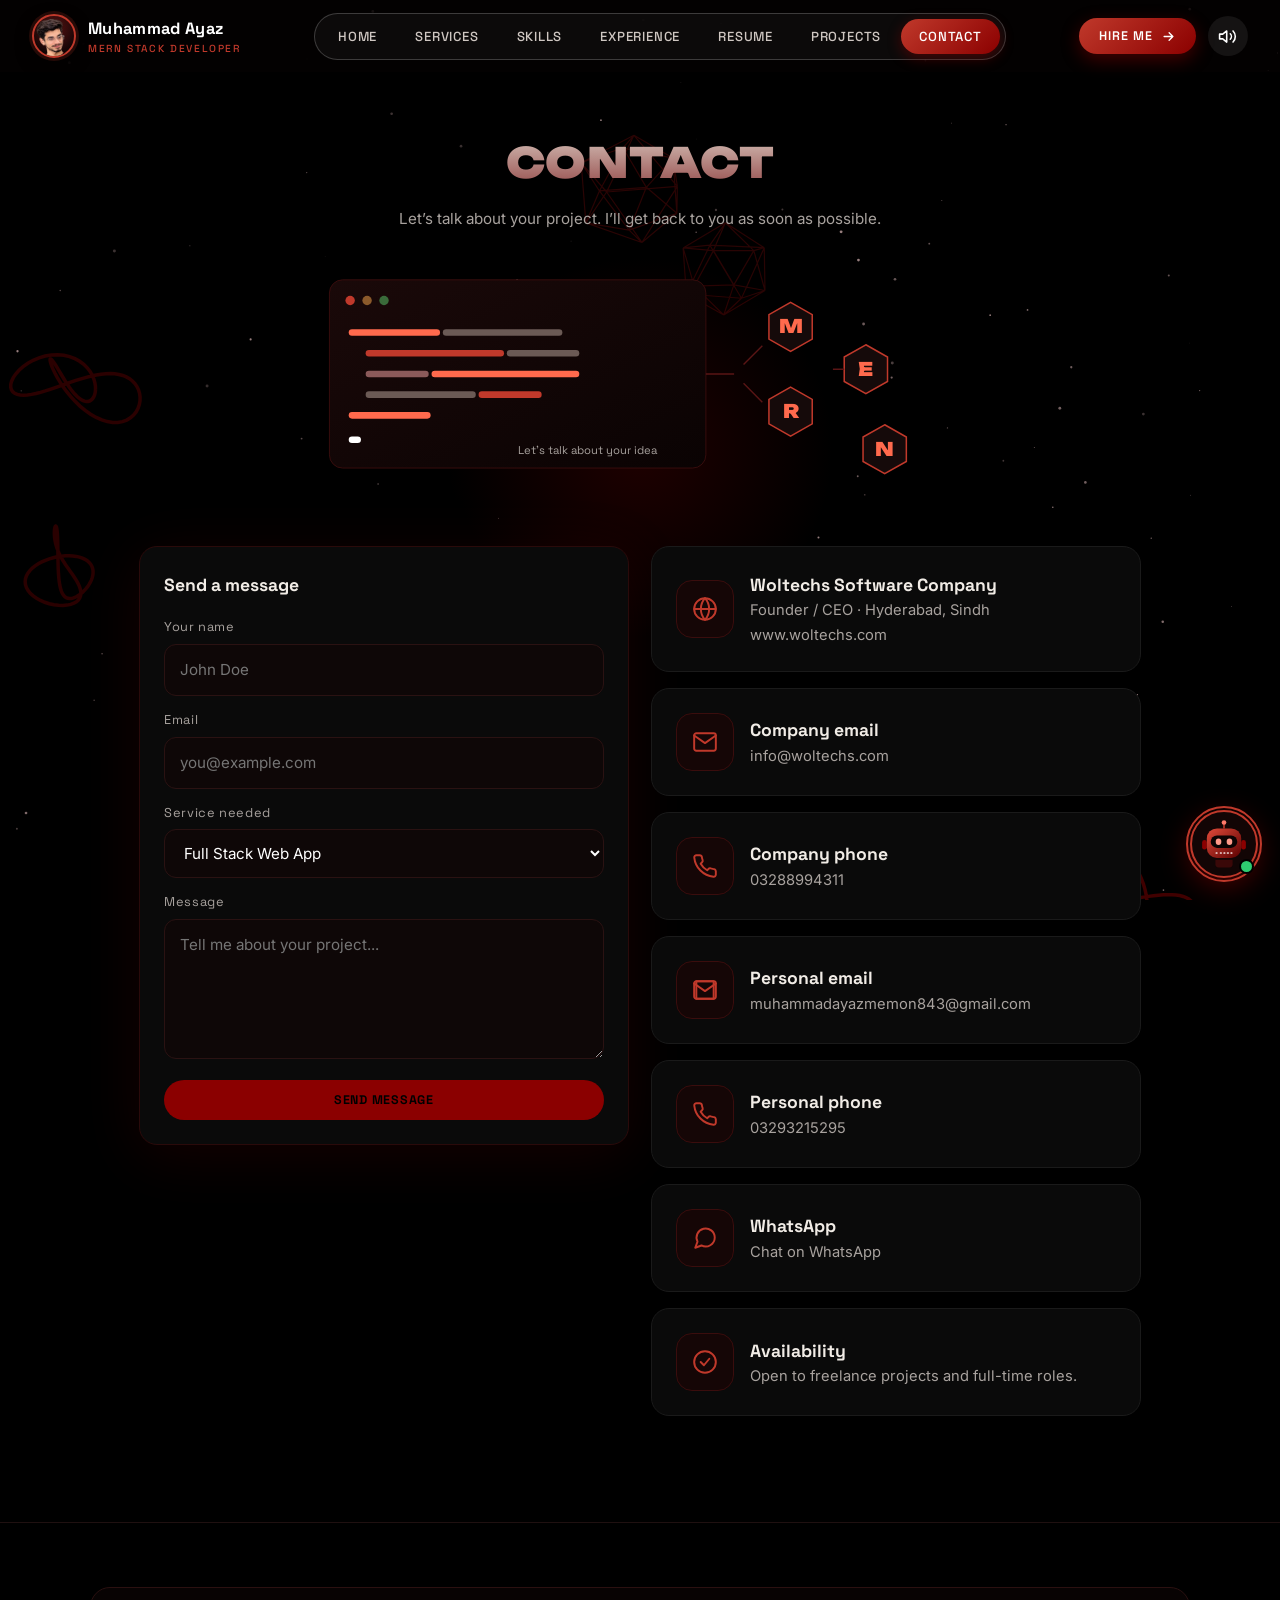
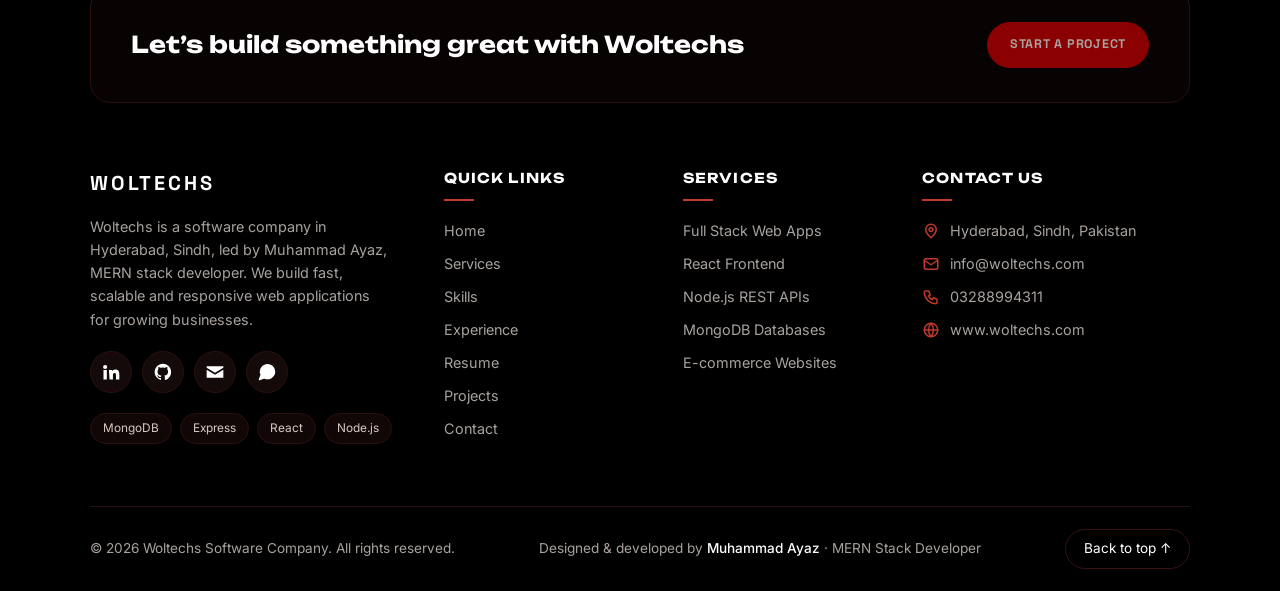
<file: contact.html>
<!DOCTYPE html>
<html lang="en"><head><meta charset="UTF-8"><meta name="viewport" content="width=device-width, initial-scale=1">
<title>Contact | Muhammad Ayaz - MERN Stack Developer</title>
<meta name="description" content="Muhammad Ayaz - Founder / CEO of Woltechs Software Company, Hyderabad, Sindh. MERN stack developer building fast, scalable and responsive web applications.">
<link rel="preconnect" href="https://fonts.googleapis.com"><link rel="preconnect" href="https://fonts.gstatic.com" crossorigin>
<link href="https://fonts.googleapis.com/css2?family=Unbounded:wght@600;800;900&family=Space+Grotesk:wght@400;500;700&family=Inter:wght@400;500&display=swap" rel="stylesheet">
<link rel="stylesheet" href="style.css"></head>
<body class="inner" data-page="contact">
<section class="sec" style="max-width:1050px"><h2 class="title rv">Contact</h2><p class="lead rv">Let’s talk about your project. I’ll get back to you as soon as possible.</p>
<div class="grid2" style="align-items:start">
<div class="card glowc rv"><h3 style="margin-bottom:18px">Send a message</h3>
<form class="form" id="cf"><div><label for="n">Your name</label><input id="n" name="name" required placeholder="John Doe"></div>
<div><label for="e">Email</label><input id="e" name="email" type="email" required placeholder="you@example.com"></div>
<div><label for="s">Service needed</label><select id="s" name="service"><option>Full Stack Web App</option><option>React Frontend</option><option>REST API / Backend</option><option>E-commerce Website</option><option>Business Website</option><option>Other</option></select></div>
<div><label for="m">Message</label><textarea id="m" name="msg" required placeholder="Tell me about your project..."></textarea></div>
<button class="btn red" type="submit">Send message</button></form></div>
<div class="rv">
<div class="card info"><div class="ico"><svg class="ic" viewBox="0 0 24 24"><circle cx="12" cy="12" r="10"/><path d="M2 12h20M12 2a15 15 0 0 1 0 20 15 15 0 0 1 0-20"/></svg></div><div><h3>Woltechs Software Company</h3><p>Founder / CEO · Hyderabad, Sindh</p><a href="https://www.woltechs.com" target="_blank" rel="noopener">www.woltechs.com</a></div></div>
<div class="card info"><div class="ico"><svg class="ic" viewBox="0 0 24 24"><rect x="2" y="4" width="20" height="16" rx="2"/><path d="m22 6-10 7L2 6"/></svg></div><div><h3>Company email</h3><a href="mailto:info@woltechs.com">info@woltechs.com</a></div></div>
<div class="card info"><div class="ico"><svg class="ic" viewBox="0 0 24 24"><path d="M22 16.9v3a2 2 0 0 1-2.2 2A19.8 19.8 0 0 1 2.1 4.2 2 2 0 0 1 4.1 2h3a2 2 0 0 1 2 1.7c.1 1 .4 1.9.7 2.8a2 2 0 0 1-.5 2.1L8 9.9a16 16 0 0 0 6 6l1.3-1.3a2 2 0 0 1 2.1-.4c.9.3 1.8.6 2.8.7a2 2 0 0 1 1.7 2z"/></svg></div><div><h3>Company phone</h3><a href="tel:+923288994311">03288994311</a></div></div>
<div class="card info"><div class="ico"><svg class="ic" viewBox="0 0 24 24"><path d="M4 4h16v16H4z" fill="none"/><path d="m22 6-10 7L2 6"/><rect x="2" y="4" width="20" height="16" rx="2"/></svg></div><div><h3>Personal email</h3><a href="mailto:muhammadayazmemon843@gmail.com">muhammadayazmemon843@gmail.com</a></div></div>
<div class="card info"><div class="ico"><svg class="ic" viewBox="0 0 24 24"><path d="M22 16.9v3a2 2 0 0 1-2.2 2A19.800 19.800 0 0 1 2.100 4.200 2 2 0 0 1 4.100 2h3a2 2 0 0 1 2 1.700c.1 1 .4 1.900.7 2.800a2 2 0 0 1-.5 2.100L8 9.900a16 16 0 0 0 6 6l1.300-1.300a2 2 0 0 1 2.100-.4c.9.3 1.800.6 2.800.7a2 2 0 0 1 1.700 2z"/></svg></div><div><h3>Personal phone</h3><a href="tel:+923293215295">03293215295</a></div></div>
<div class="card info"><div class="ico"><svg class="ic" viewBox="0 0 24 24"><path d="M21 11.5a8.4 8.4 0 0 1-12.300 7.400L3 21l2.100-5.600A8.4 8.4 0 1 1 21 11.500z"/></svg></div><div><h3>WhatsApp</h3><a href="https://wa.me/923293215295" target="_blank" rel="noopener">Chat on WhatsApp</a></div></div>
<div class="card info"><div class="ico"><svg class="ic" viewBox="0 0 24 24"><circle cx="12" cy="12" r="10"/><path d="m8 12 3 3 5-6"/></svg></div><div><h3>Availability</h3><p>Open to freelance projects and full-time roles.</p></div></div>
</div></div></section>
<script src="app.js"></script></body></html>
</file>
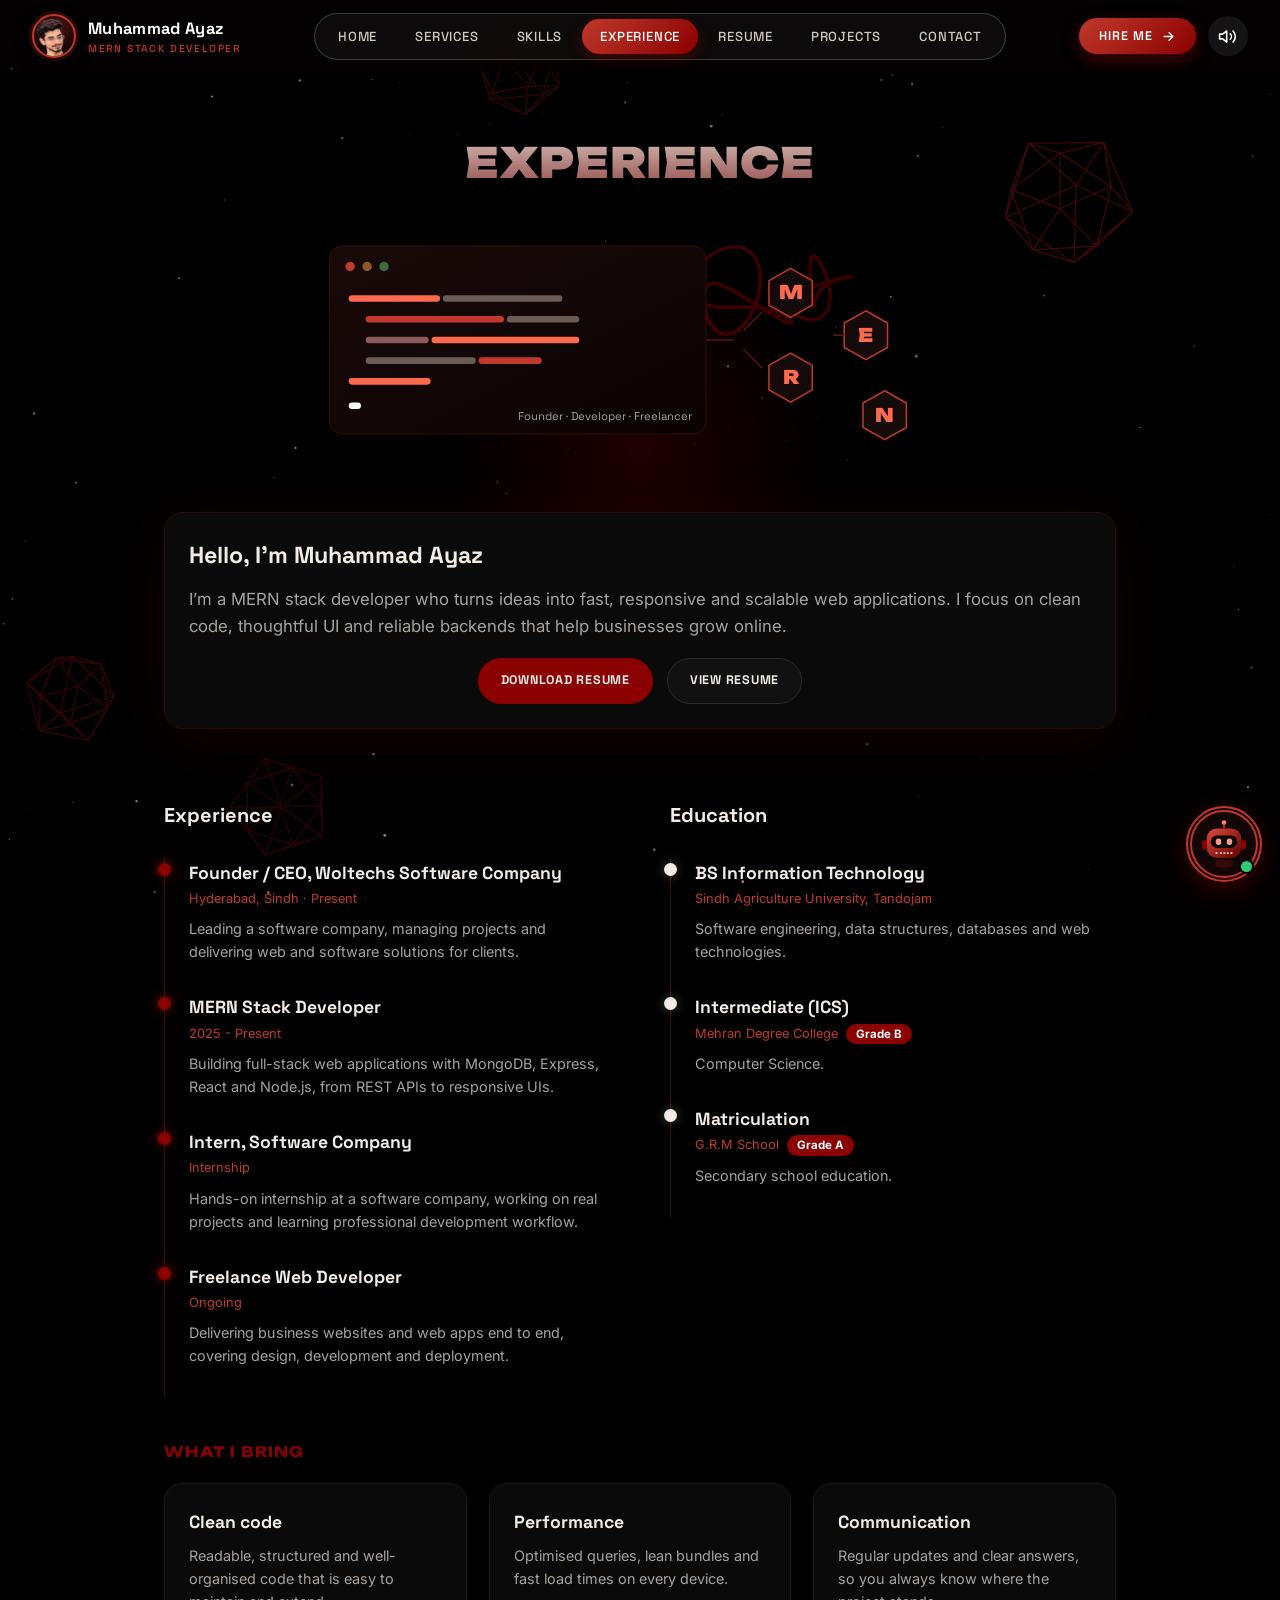
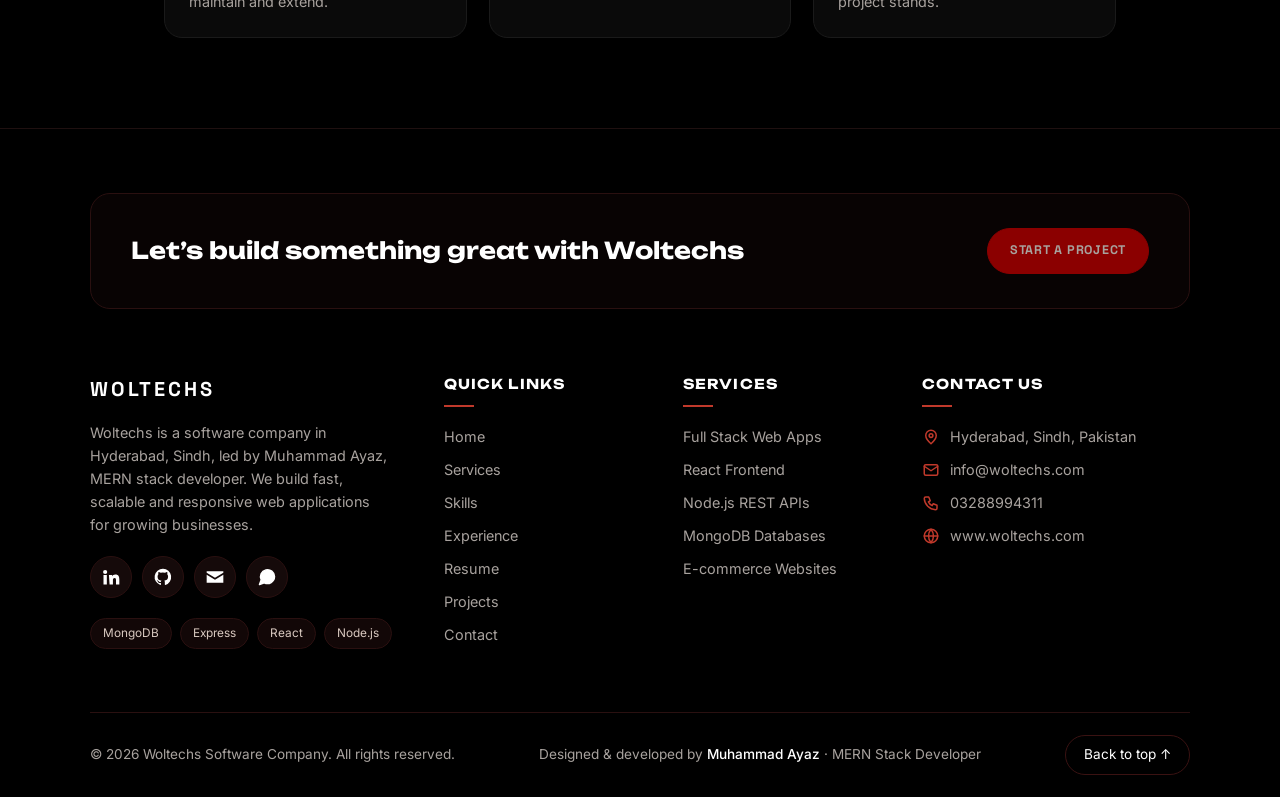
<file: experience.html>
<!DOCTYPE html>
<html lang="en"><head><meta charset="UTF-8"><meta name="viewport" content="width=device-width, initial-scale=1">
<title>Experience | Muhammad Ayaz - MERN Stack Developer</title>
<meta name="description" content="Muhammad Ayaz - Founder / CEO of Woltechs Software Company, Hyderabad, Sindh. MERN stack developer building fast, scalable and responsive web applications.">
<link rel="preconnect" href="https://fonts.googleapis.com"><link rel="preconnect" href="https://fonts.gstatic.com" crossorigin>
<link href="https://fonts.googleapis.com/css2?family=Unbounded:wght@600;800;900&family=Space+Grotesk:wght@400;500;700&family=Inter:wght@400;500&display=swap" rel="stylesheet">
<link rel="stylesheet" href="style.css"></head>
<body class="inner" data-page="experience">
<section class="sec"><h2 class="title rv">Experience</h2>
<div class="card intro glowc rv"><h3>Hello, I’m Muhammad Ayaz</h3><p>I’m a MERN stack developer who turns ideas into fast, responsive and scalable web applications. I focus on clean code, thoughtful UI and reliable backends that help businesses grow online.</p><div class="btns" style="margin-top:18px"><a class="btn red" href="Muhammad_Ayaz_Resume.pdf" download>Download Resume</a><a class="btn" href="Muhammad_Ayaz_Resume.pdf" target="_blank" rel="noopener">View Resume</a></div></div>
<div class="tl"><div class="rv"><h3>Experience</h3>
<div class="item"><h4>Founder / CEO, Woltechs Software Company</h4><time>Hyderabad, Sindh · Present</time><p>Leading a software company, managing projects and delivering web and software solutions for clients.</p></div>
<div class="item"><h4>MERN Stack Developer</h4><time>2025 - Present</time><p>Building full-stack web applications with MongoDB, Express, React and Node.js, from REST APIs to responsive UIs.</p></div>
<div class="item"><h4>Intern, Software Company</h4><time>Internship</time><p>Hands-on internship at a software company, working on real projects and learning professional development workflow.</p></div>
<div class="item"><h4>Freelance Web Developer</h4><time>Ongoing</time><p>Delivering business websites and web apps end to end, covering design, development and deployment.</p></div></div>
<div class="edu rv"><h3>Education</h3>
<div class="item"><h4>BS Information Technology</h4><time>Sindh Agriculture University, Tandojam</time><p>Software engineering, data structures, databases and web technologies.</p></div>
<div class="item"><h4>Intermediate (ICS)</h4><time>Mehran Degree College<span class="grade">Grade B</span></time><p>Computer Science.</p></div>
<div class="item"><h4>Matriculation</h4><time>G.R.M School<span class="grade">Grade A</span></time><p>Secondary school education.</p></div></div></div>
<h3 class="sub rv">What I bring</h3><div class="grid3">
<div class="card rv"><h3>Clean code</h3><p style="font-size:.9rem;margin-top:8px;color:var(--mute)">Readable, structured and well-organised code that is easy to maintain and extend.</p></div>
<div class="card rv"><h3>Performance</h3><p style="font-size:.9rem;margin-top:8px;color:var(--mute)">Optimised queries, lean bundles and fast load times on every device.</p></div>
<div class="card rv"><h3>Communication</h3><p style="font-size:.9rem;margin-top:8px;color:var(--mute)">Regular updates and clear answers, so you always know where the project stands.</p></div></div></section>
<script src="app.js"></script></body></html>
</file>
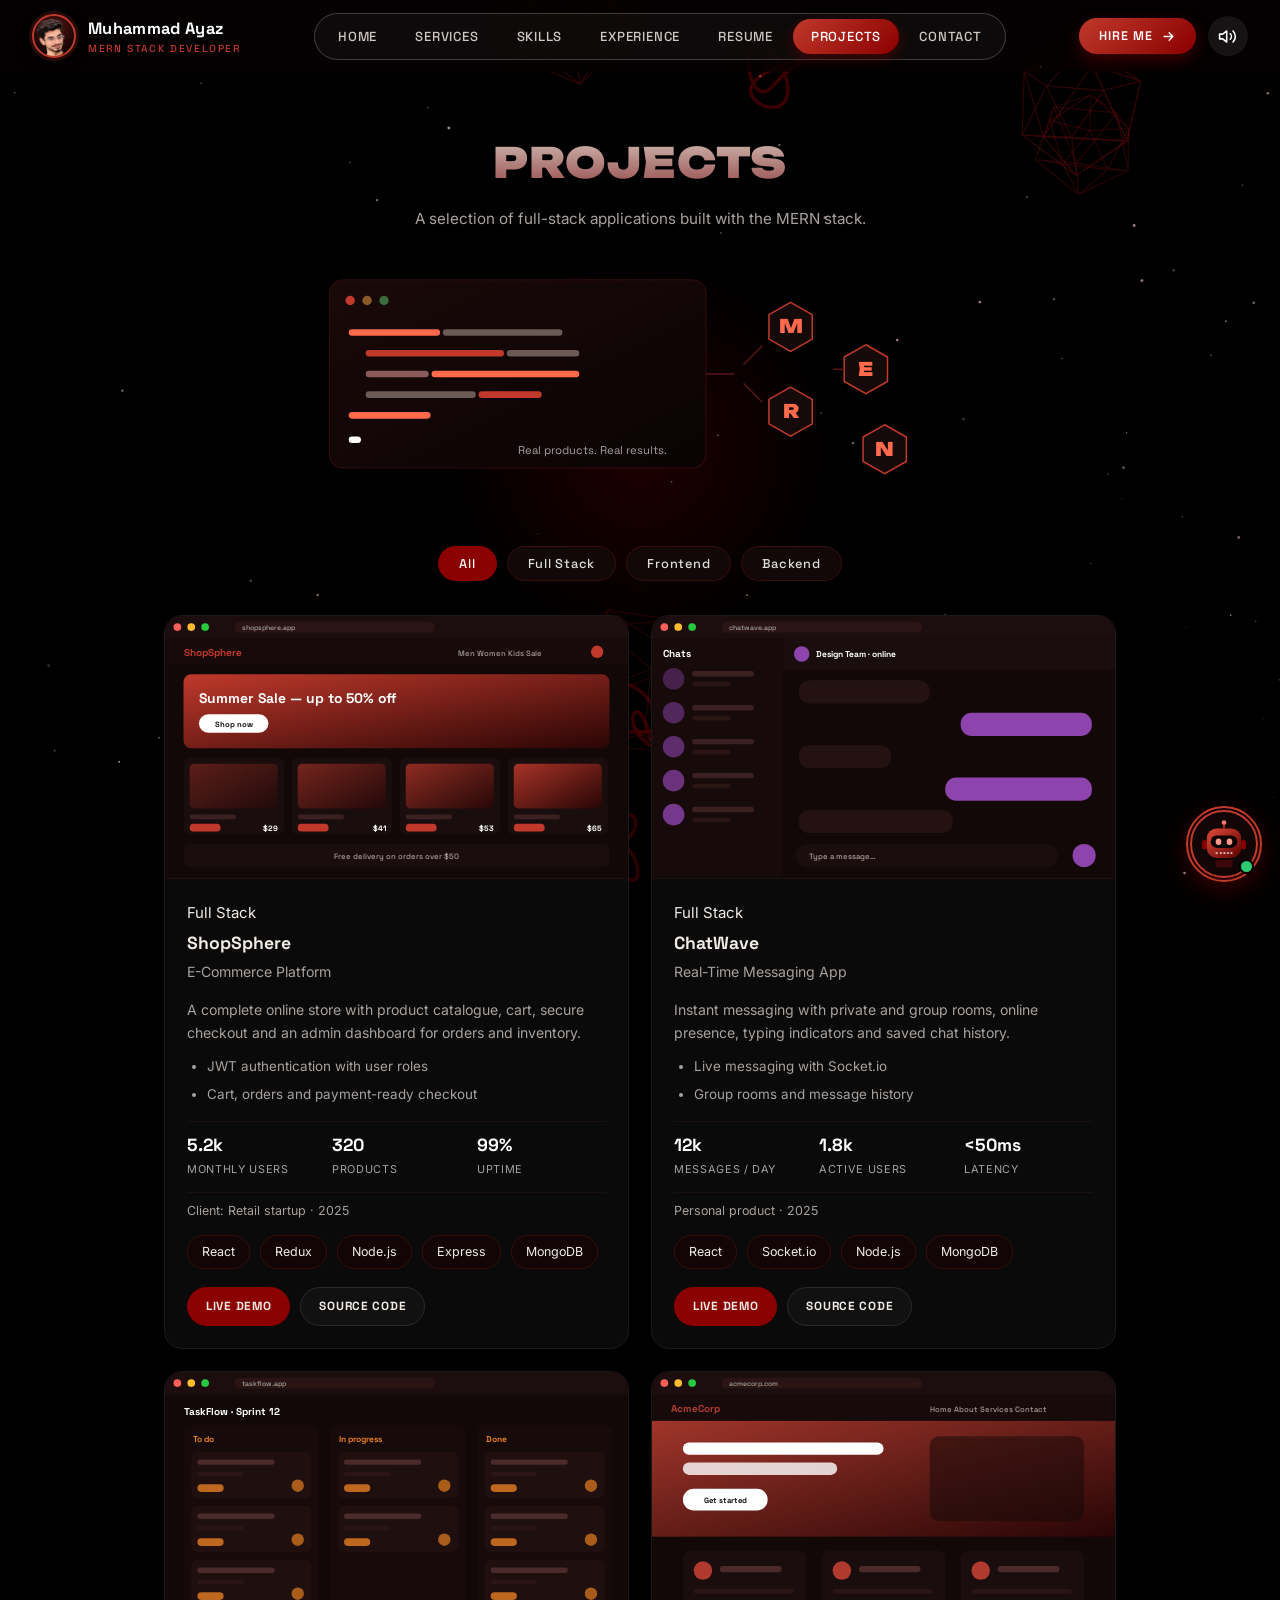
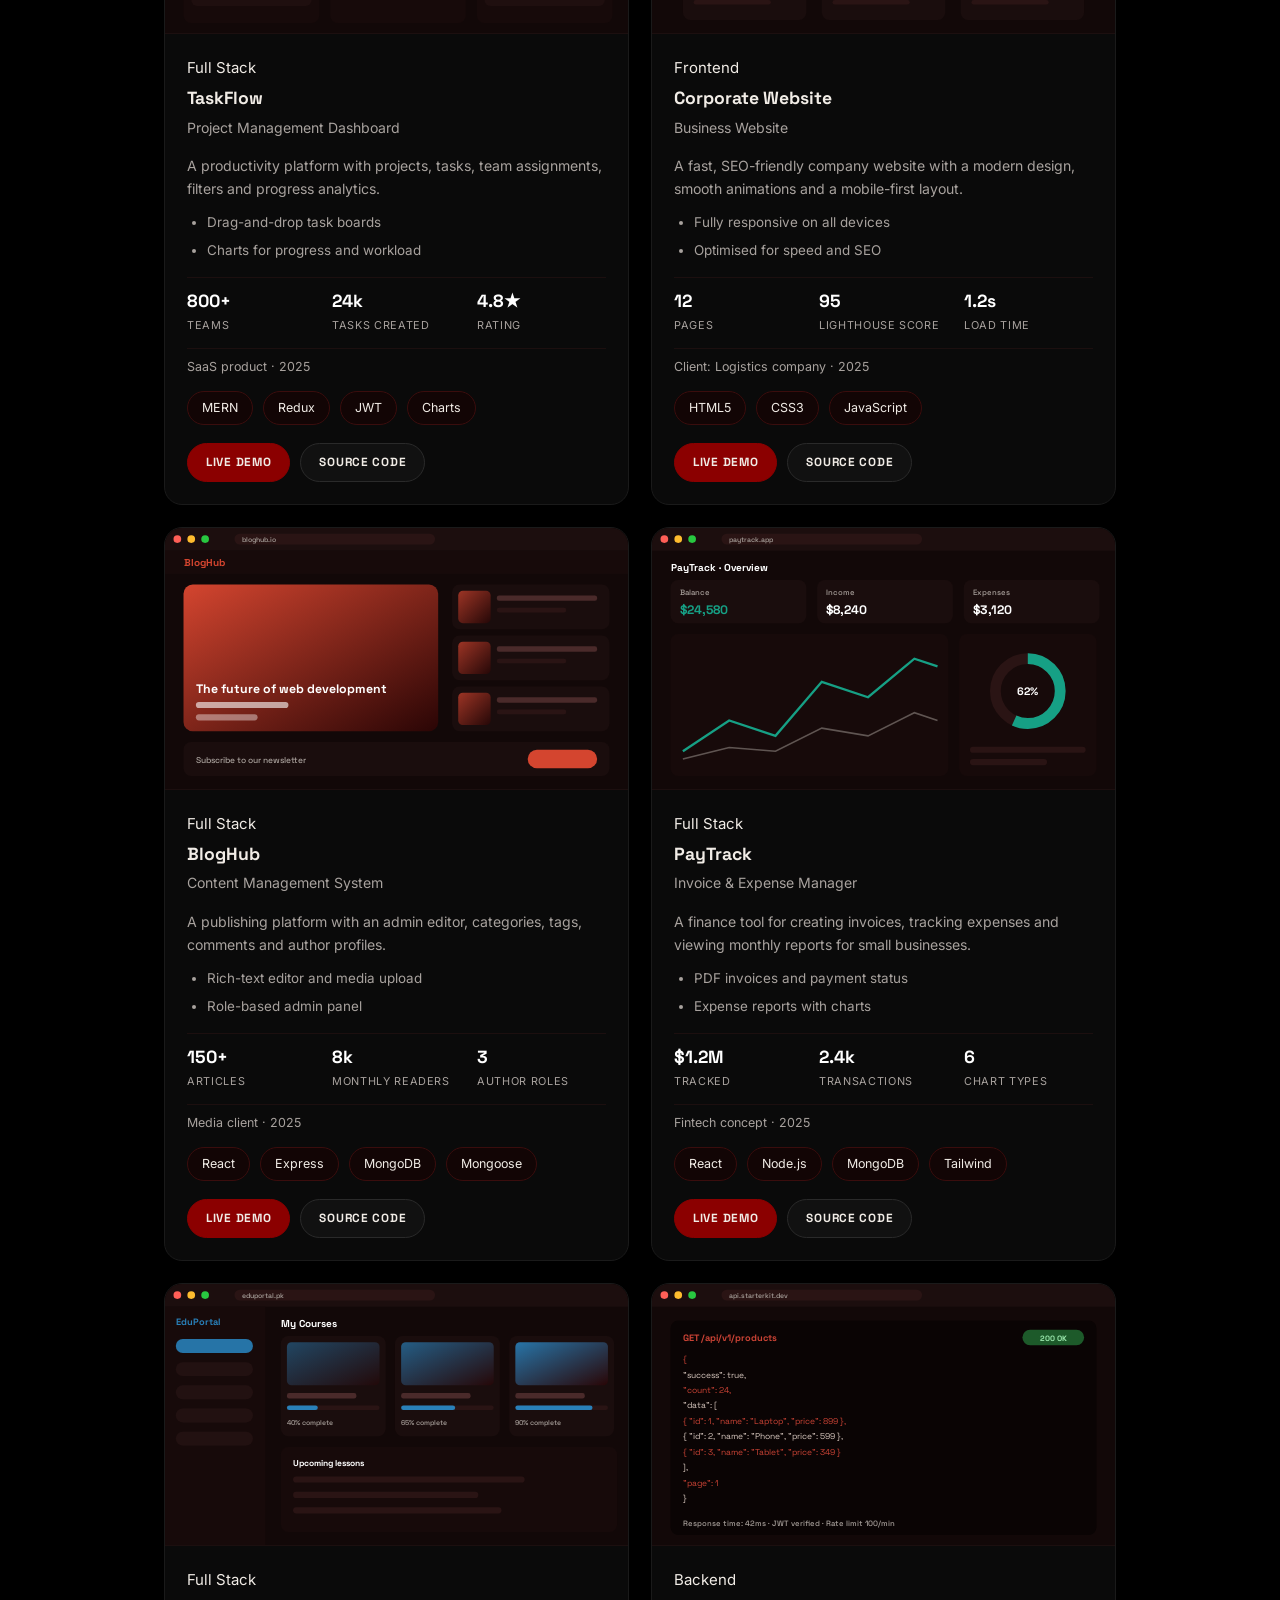
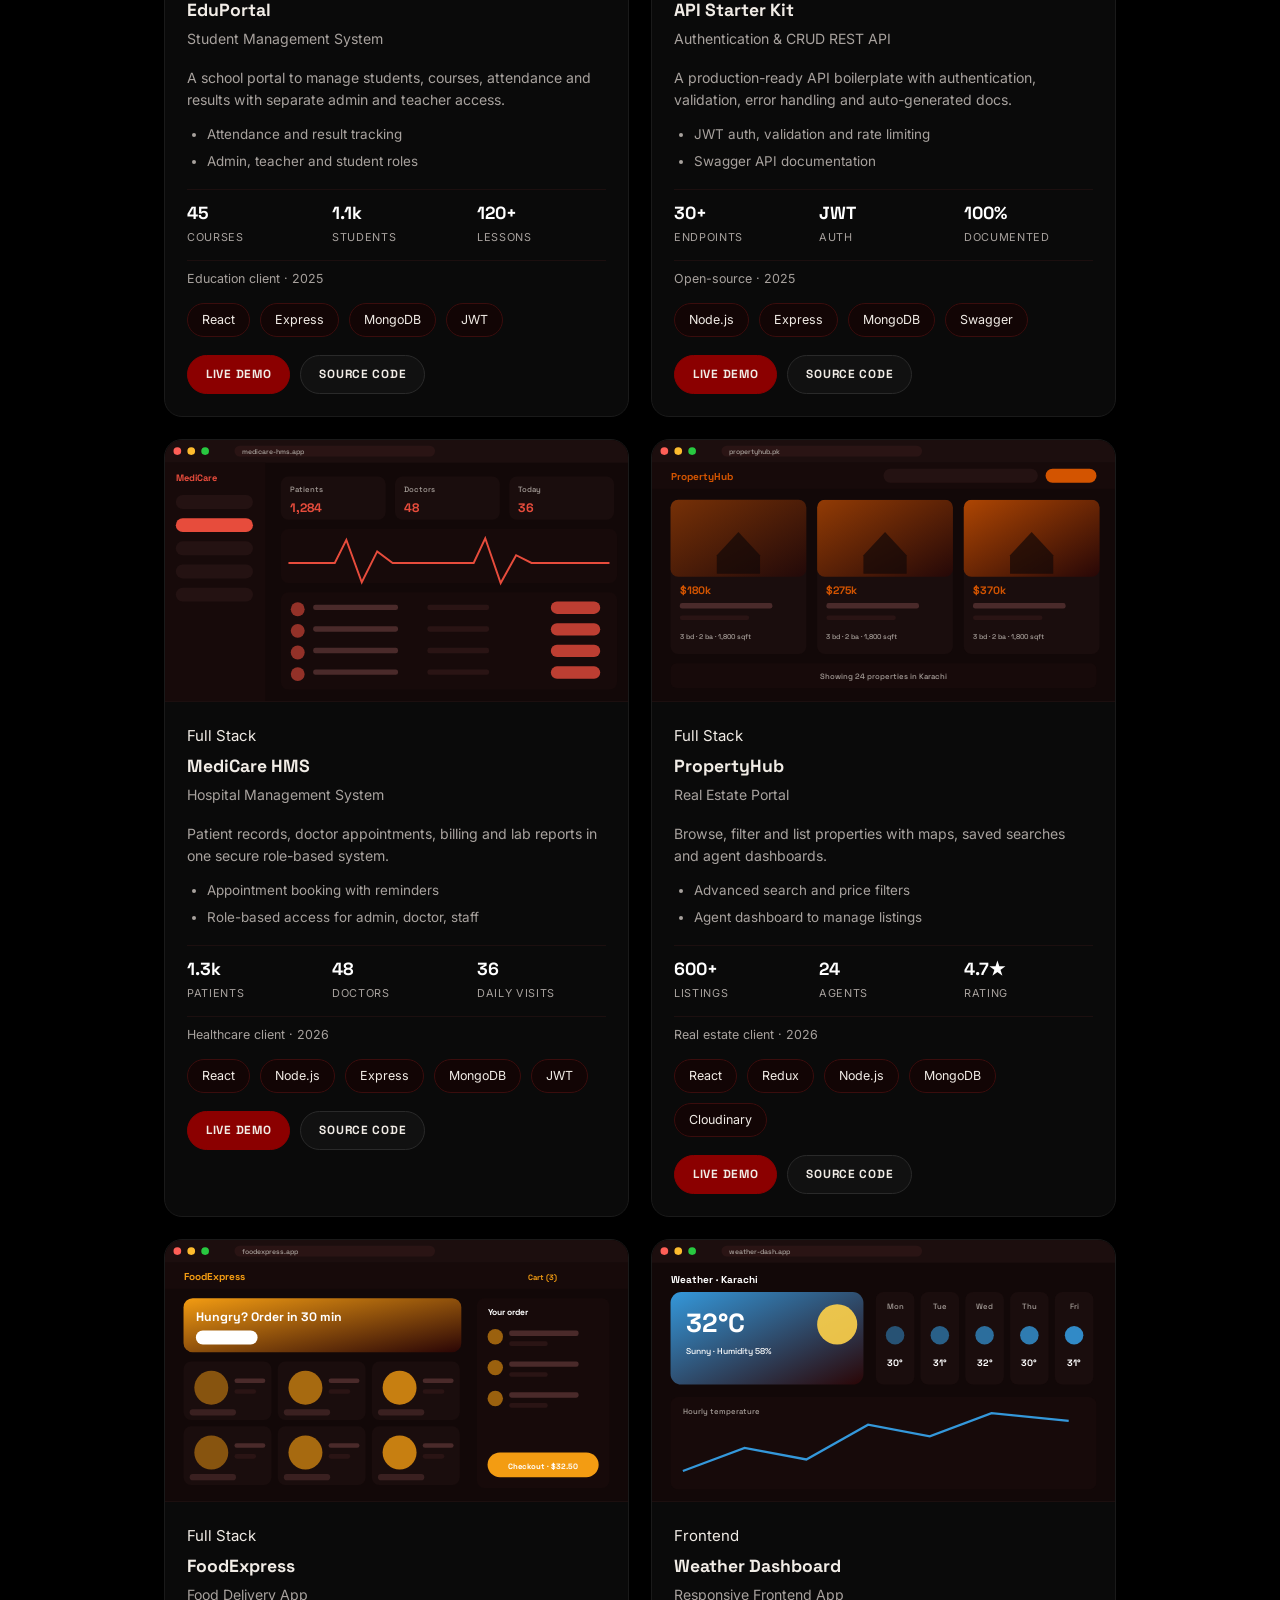
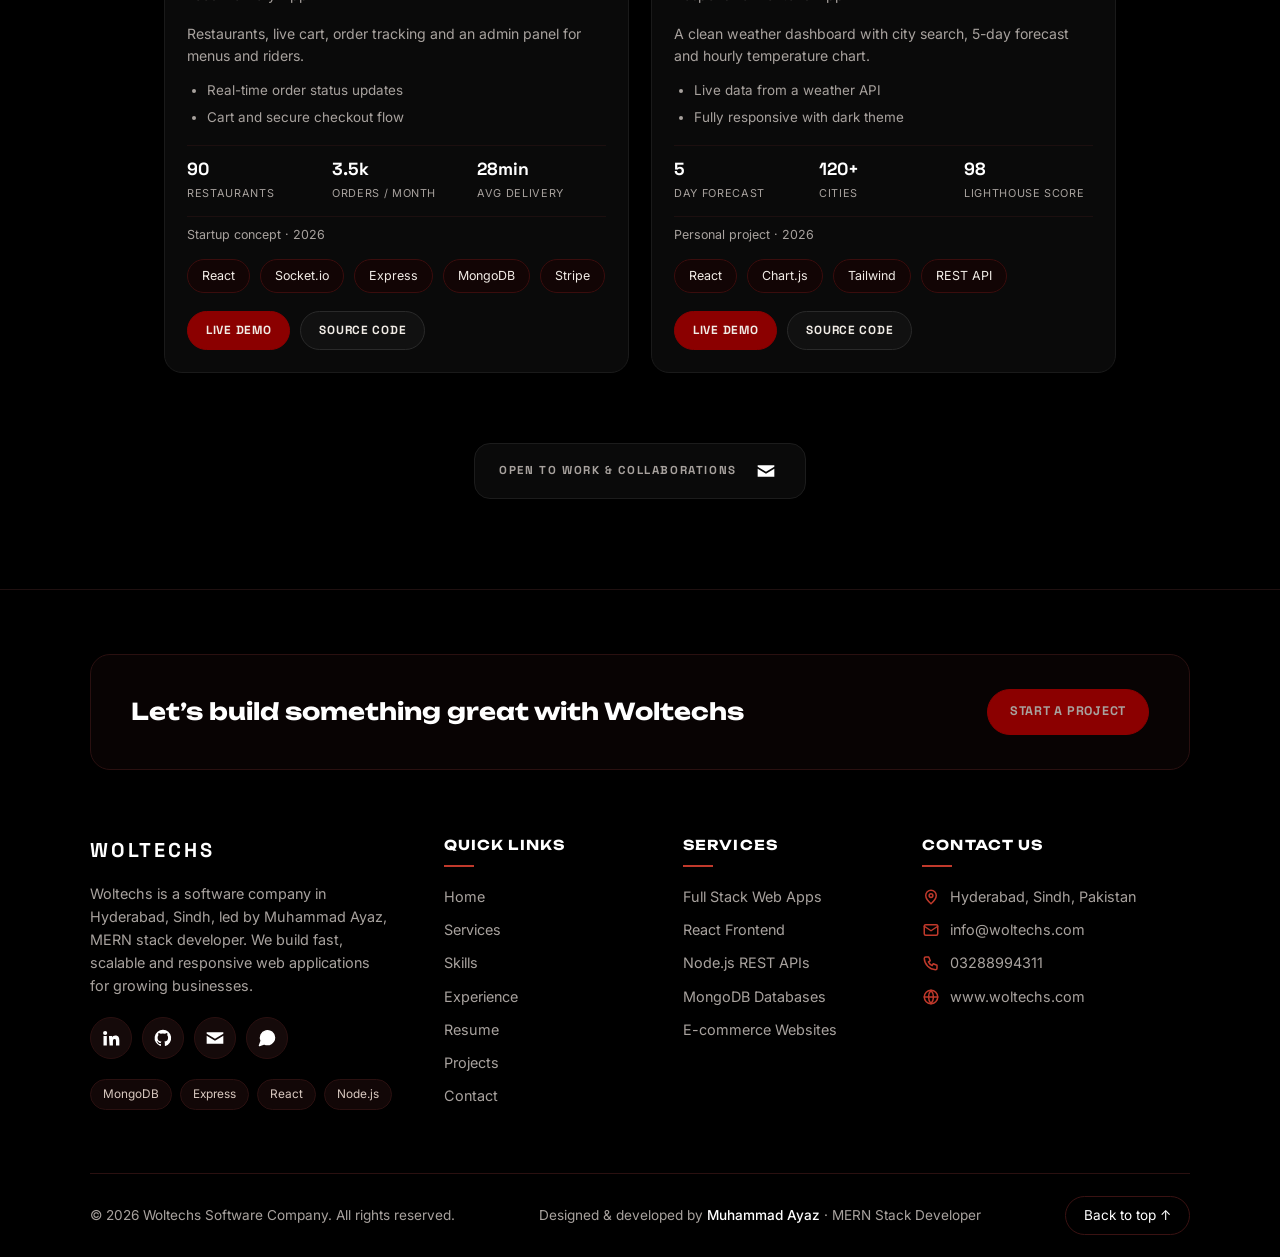
<file: projects.html>
<!DOCTYPE html>
<html lang="en"><head><meta charset="UTF-8"><meta name="viewport" content="width=device-width, initial-scale=1">
<title>Projects | Muhammad Ayaz - MERN Stack Developer</title>
<meta name="description" content="Muhammad Ayaz - Founder / CEO of Woltechs Software Company, Hyderabad, Sindh. MERN stack developer building fast, scalable and responsive web applications.">
<link rel="preconnect" href="https://fonts.googleapis.com"><link rel="preconnect" href="https://fonts.gstatic.com" crossorigin>
<link href="https://fonts.googleapis.com/css2?family=Unbounded:wght@600;800;900&family=Space+Grotesk:wght@400;500;700&family=Inter:wght@400;500&display=swap" rel="stylesheet">
<link rel="stylesheet" href="style.css"></head>
<body class="inner" data-page="projects">
<section class="sec"><h2 class="title rv">Projects</h2><p class="lead rv">A selection of full-stack applications built with the MERN stack.</p><div class="pf rv"><button class="on" data-f="all">All</button><button data-f="fullstack">Full Stack</button><button data-f="frontend">Frontend</button><button data-f="backend">Backend</button></div><div class="grid2"><article class="card pj rv" data-c="fullstack"><div class="pj-img"><svg viewBox="0 0 600 340" preserveAspectRatio="xMidYMid slice" role="img" aria-hidden="true"><defs><linearGradient id="gc0392b" x1="0" y1="0" x2="1" y2="1"><stop offset="0" stop-color="#c0392b"/><stop offset="1" stop-color="#2a0505"/></linearGradient></defs><rect x="0" y="0" width="600" height="340" rx="0" fill="#120808" opacity="1"/><rect x="0" y="0" width="600" height="30" rx="0" fill="#1c0e0e" opacity="1"/><circle cx="16" cy="15" r="5" fill="#ff5f57" opacity="1"/><circle cx="34" cy="15" r="5" fill="#febc2e" opacity="1"/><circle cx="52" cy="15" r="5" fill="#28c840" opacity="1"/><rect x="90" y="8" width="260" height="14" rx="7" fill="#2a1414" opacity="1"/><text x="100" y="19" font-family="Space Grotesk,sans-serif" font-size="9" font-weight="500" fill="#a79f9a" text-anchor="start">shopsphere.app</text><rect x="0" y="30" width="600" height="34" rx="0" fill="#170a0a" opacity="1"/><text x="24" y="52" font-family="Space Grotesk,sans-serif" font-size="13" font-weight="700" fill="#c0392b" text-anchor="start">ShopSphere</text><text x="380" y="52" font-family="Space Grotesk,sans-serif" font-size="10" font-weight="500" fill="#a79f9a" text-anchor="start">Men   Women   Kids   Sale</text><circle cx="560" cy="47" r="8" fill="#c0392b" opacity="1"/><rect x="24" y="76" width="552" height="96" rx="10" fill="url(#gc0392b)" opacity="1"/><text x="44" y="114" font-family="Space Grotesk,sans-serif" font-size="18" font-weight="700" fill="#fff" text-anchor="start">Summer Sale — up to 50% off</text><rect x="44" y="128" width="90" height="24" rx="12" fill="#fff" opacity="1"/><text x="89" y="144" font-family="Space Grotesk,sans-serif" font-size="10" font-weight="700" fill="#111" text-anchor="middle">Shop now</text><rect x="24" y="184" width="130" height="100" rx="8" fill="#1a0d0d" opacity="1"/><rect x="32" y="192" width="114" height="58" rx="6" fill="url(#gc0392b)" opacity="0.4"/><rect x="32" y="258" width="60" height="6" rx="3" fill="#3a2020" opacity="1"/><rect x="32" y="270" width="40" height="10" rx="5" fill="#c0392b" opacity="1"/><text x="146" y="279" font-family="Space Grotesk,sans-serif" font-size="10" font-weight="700" fill="#fff" text-anchor="end">$29</text><rect x="164" y="184" width="130" height="100" rx="8" fill="#1a0d0d" opacity="1"/><rect x="172" y="192" width="114" height="58" rx="6" fill="url(#gc0392b)" opacity="0.55"/><rect x="172" y="258" width="60" height="6" rx="3" fill="#3a2020" opacity="1"/><rect x="172" y="270" width="40" height="10" rx="5" fill="#c0392b" opacity="1"/><text x="286" y="279" font-family="Space Grotesk,sans-serif" font-size="10" font-weight="700" fill="#fff" text-anchor="end">$41</text><rect x="304" y="184" width="130" height="100" rx="8" fill="#1a0d0d" opacity="1"/><rect x="312" y="192" width="114" height="58" rx="6" fill="url(#gc0392b)" opacity="0.7"/><rect x="312" y="258" width="60" height="6" rx="3" fill="#3a2020" opacity="1"/><rect x="312" y="270" width="40" height="10" rx="5" fill="#c0392b" opacity="1"/><text x="426" y="279" font-family="Space Grotesk,sans-serif" font-size="10" font-weight="700" fill="#fff" text-anchor="end">$53</text><rect x="444" y="184" width="130" height="100" rx="8" fill="#1a0d0d" opacity="1"/><rect x="452" y="192" width="114" height="58" rx="6" fill="url(#gc0392b)" opacity="0.85"/><rect x="452" y="258" width="60" height="6" rx="3" fill="#3a2020" opacity="1"/><rect x="452" y="270" width="40" height="10" rx="5" fill="#c0392b" opacity="1"/><text x="566" y="279" font-family="Space Grotesk,sans-serif" font-size="10" font-weight="700" fill="#fff" text-anchor="end">$65</text><rect x="24" y="296" width="552" height="30" rx="8" fill="#1a0d0d" opacity="1"/><text x="300" y="316" font-family="Space Grotesk,sans-serif" font-size="10" font-weight="500" fill="#a79f9a" text-anchor="middle">Free delivery on orders over $50</text></svg></div><div class="pj-b"><span class="tag2">Full Stack</span><h3>ShopSphere</h3><div class="meta">E-Commerce Platform</div><p>A complete online store with product catalogue, cart, secure checkout and an admin dashboard for orders and inventory.</p><ul><li>JWT authentication with user roles</li><li>Cart, orders and payment-ready checkout</li></ul><div class="pj-stats"><div><b>5.2k</b><span>Monthly users</span></div><div><b>320</b><span>Products</span></div><div><b>99%</b><span>Uptime</span></div></div><div class="pj-meta">Client: Retail startup · 2025</div><div class="chips"><span>React</span><span>Redux</span><span>Node.js</span><span>Express</span><span>MongoDB</span></div><div class="pj-btns"><a class="btn red" href="#" data-demo>Live demo</a><a class="btn" href="#" data-demo>Source code</a></div></div></article><article class="card pj rv" data-c="fullstack"><div class="pj-img"><svg viewBox="0 0 600 340" preserveAspectRatio="xMidYMid slice" role="img" aria-hidden="true"><defs><linearGradient id="g8e44ad" x1="0" y1="0" x2="1" y2="1"><stop offset="0" stop-color="#8e44ad"/><stop offset="1" stop-color="#2a0505"/></linearGradient></defs><rect x="0" y="0" width="600" height="340" rx="0" fill="#120808" opacity="1"/><rect x="0" y="0" width="600" height="30" rx="0" fill="#1c0e0e" opacity="1"/><circle cx="16" cy="15" r="5" fill="#ff5f57" opacity="1"/><circle cx="34" cy="15" r="5" fill="#febc2e" opacity="1"/><circle cx="52" cy="15" r="5" fill="#28c840" opacity="1"/><rect x="90" y="8" width="260" height="14" rx="7" fill="#2a1414" opacity="1"/><text x="100" y="19" font-family="Space Grotesk,sans-serif" font-size="9" font-weight="500" fill="#a79f9a" text-anchor="start">chatwave.app</text><rect x="0" y="30" width="170" height="310" rx="0" fill="#170a0a" opacity="1"/><text x="14" y="54" font-family="Space Grotesk,sans-serif" font-size="13" font-weight="700" fill="#fff" text-anchor="start">Chats</text><circle cx="28" cy="82" r="14" fill="#8e44ad" opacity="0.4"/><rect x="52" y="72" width="80" height="7" rx="3" fill="#3a2020" opacity="1"/><rect x="52" y="86" width="50" height="6" rx="3" fill="#2a1414" opacity="1"/><circle cx="28" cy="126" r="14" fill="#8e44ad" opacity="0.5"/><rect x="52" y="116" width="80" height="7" rx="3" fill="#3a2020" opacity="1"/><rect x="52" y="130" width="50" height="6" rx="3" fill="#2a1414" opacity="1"/><circle cx="28" cy="170" r="14" fill="#8e44ad" opacity="0.6000000000000001"/><rect x="52" y="160" width="80" height="7" rx="3" fill="#3a2020" opacity="1"/><rect x="52" y="174" width="50" height="6" rx="3" fill="#2a1414" opacity="1"/><circle cx="28" cy="214" r="14" fill="#8e44ad" opacity="0.7000000000000001"/><rect x="52" y="204" width="80" height="7" rx="3" fill="#3a2020" opacity="1"/><rect x="52" y="218" width="50" height="6" rx="3" fill="#2a1414" opacity="1"/><circle cx="28" cy="258" r="14" fill="#8e44ad" opacity="0.8"/><rect x="52" y="248" width="80" height="7" rx="3" fill="#3a2020" opacity="1"/><rect x="52" y="262" width="50" height="6" rx="3" fill="#2a1414" opacity="1"/><rect x="170" y="30" width="430" height="40" rx="0" fill="#1a0d0d" opacity="1"/><circle cx="194" cy="50" r="10" fill="#8e44ad" opacity="1"/><text x="212" y="54" font-family="Space Grotesk,sans-serif" font-size="11" font-weight="700" fill="#fff" text-anchor="start">Design Team · online</text><rect x="190" y="84" width="170" height="30" rx="14" fill="#241212" opacity="1"/><rect x="400" y="126" width="170" height="30" rx="14" fill="#8e44ad" opacity="1"/><rect x="190" y="168" width="120" height="30" rx="14" fill="#241212" opacity="1"/><rect x="380" y="210" width="190" height="30" rx="14" fill="#8e44ad" opacity="1"/><rect x="190" y="252" width="200" height="30" rx="14" fill="#241212" opacity="1"/><rect x="186" y="296" width="340" height="30" rx="15" fill="#1a0d0d" opacity="1"/><text x="204" y="315" font-family="Space Grotesk,sans-serif" font-size="10" font-weight="500" fill="#a79f9a" text-anchor="start">Type a message…</text><circle cx="560" cy="311" r="15" fill="#8e44ad" opacity="1"/></svg></div><div class="pj-b"><span class="tag2">Full Stack</span><h3>ChatWave</h3><div class="meta">Real-Time Messaging App</div><p>Instant messaging with private and group rooms, online presence, typing indicators and saved chat history.</p><ul><li>Live messaging with Socket.io</li><li>Group rooms and message history</li></ul><div class="pj-stats"><div><b>12k</b><span>Messages / day</span></div><div><b>1.8k</b><span>Active users</span></div><div><b><50ms</b><span>Latency</span></div></div><div class="pj-meta">Personal product · 2025</div><div class="chips"><span>React</span><span>Socket.io</span><span>Node.js</span><span>MongoDB</span></div><div class="pj-btns"><a class="btn red" href="#" data-demo>Live demo</a><a class="btn" href="#" data-demo>Source code</a></div></div></article><article class="card pj rv" data-c="fullstack"><div class="pj-img"><svg viewBox="0 0 600 340" preserveAspectRatio="xMidYMid slice" role="img" aria-hidden="true"><defs><linearGradient id="ge67e22" x1="0" y1="0" x2="1" y2="1"><stop offset="0" stop-color="#e67e22"/><stop offset="1" stop-color="#2a0505"/></linearGradient></defs><rect x="0" y="0" width="600" height="340" rx="0" fill="#120808" opacity="1"/><rect x="0" y="0" width="600" height="30" rx="0" fill="#1c0e0e" opacity="1"/><circle cx="16" cy="15" r="5" fill="#ff5f57" opacity="1"/><circle cx="34" cy="15" r="5" fill="#febc2e" opacity="1"/><circle cx="52" cy="15" r="5" fill="#28c840" opacity="1"/><rect x="90" y="8" width="260" height="14" rx="7" fill="#2a1414" opacity="1"/><text x="100" y="19" font-family="Space Grotesk,sans-serif" font-size="9" font-weight="500" fill="#a79f9a" text-anchor="start">taskflow.app</text><text x="24" y="56" font-family="Space Grotesk,sans-serif" font-size="13" font-weight="700" fill="#fff" text-anchor="start">TaskFlow · Sprint 12</text><rect x="24" y="70" width="176" height="256" rx="10" fill="#170a0a" opacity="1"/><text x="36" y="92" font-family="Space Grotesk,sans-serif" font-size="11" font-weight="700" fill="#e67e22" text-anchor="start">To do</text><rect x="34" y="104" width="156" height="60" rx="8" fill="#1f0f0f" opacity="1"/><rect x="42" y="114" width="100" height="7" rx="3" fill="#4a2a2a" opacity="1"/><rect x="42" y="130" width="60" height="6" rx="3" fill="#2a1414" opacity="1"/><circle cx="172" cy="148" r="8" fill="#e67e22" opacity="0.7"/><rect x="42" y="146" width="34" height="10" rx="5" fill="#e67e22" opacity="0.8"/><rect x="34" y="174" width="156" height="60" rx="8" fill="#1f0f0f" opacity="1"/><rect x="42" y="184" width="100" height="7" rx="3" fill="#4a2a2a" opacity="1"/><rect x="42" y="200" width="60" height="6" rx="3" fill="#2a1414" opacity="1"/><circle cx="172" cy="218" r="8" fill="#e67e22" opacity="0.7"/><rect x="42" y="216" width="34" height="10" rx="5" fill="#e67e22" opacity="0.8"/><rect x="34" y="244" width="156" height="60" rx="8" fill="#1f0f0f" opacity="1"/><rect x="42" y="254" width="100" height="7" rx="3" fill="#4a2a2a" opacity="1"/><rect x="42" y="270" width="60" height="6" rx="3" fill="#2a1414" opacity="1"/><circle cx="172" cy="288" r="8" fill="#e67e22" opacity="0.7"/><rect x="42" y="286" width="34" height="10" rx="5" fill="#e67e22" opacity="0.8"/><rect x="214" y="70" width="176" height="256" rx="10" fill="#170a0a" opacity="1"/><text x="226" y="92" font-family="Space Grotesk,sans-serif" font-size="11" font-weight="700" fill="#e67e22" text-anchor="start">In progress</text><rect x="224" y="104" width="156" height="60" rx="8" fill="#1f0f0f" opacity="1"/><rect x="232" y="114" width="100" height="7" rx="3" fill="#4a2a2a" opacity="1"/><rect x="232" y="130" width="60" height="6" rx="3" fill="#2a1414" opacity="1"/><circle cx="362" cy="148" r="8" fill="#e67e22" opacity="0.7"/><rect x="232" y="146" width="34" height="10" rx="5" fill="#e67e22" opacity="0.8"/><rect x="224" y="174" width="156" height="60" rx="8" fill="#1f0f0f" opacity="1"/><rect x="232" y="184" width="100" height="7" rx="3" fill="#4a2a2a" opacity="1"/><rect x="232" y="200" width="60" height="6" rx="3" fill="#2a1414" opacity="1"/><circle cx="362" cy="218" r="8" fill="#e67e22" opacity="0.7"/><rect x="232" y="216" width="34" height="10" rx="5" fill="#e67e22" opacity="0.8"/><rect x="404" y="70" width="176" height="256" rx="10" fill="#170a0a" opacity="1"/><text x="416" y="92" font-family="Space Grotesk,sans-serif" font-size="11" font-weight="700" fill="#e67e22" text-anchor="start">Done</text><rect x="414" y="104" width="156" height="60" rx="8" fill="#1f0f0f" opacity="1"/><rect x="422" y="114" width="100" height="7" rx="3" fill="#4a2a2a" opacity="1"/><rect x="422" y="130" width="60" height="6" rx="3" fill="#2a1414" opacity="1"/><circle cx="552" cy="148" r="8" fill="#e67e22" opacity="0.7"/><rect x="422" y="146" width="34" height="10" rx="5" fill="#e67e22" opacity="0.8"/><rect x="414" y="174" width="156" height="60" rx="8" fill="#1f0f0f" opacity="1"/><rect x="422" y="184" width="100" height="7" rx="3" fill="#4a2a2a" opacity="1"/><rect x="422" y="200" width="60" height="6" rx="3" fill="#2a1414" opacity="1"/><circle cx="552" cy="218" r="8" fill="#e67e22" opacity="0.7"/><rect x="422" y="216" width="34" height="10" rx="5" fill="#e67e22" opacity="0.8"/><rect x="414" y="244" width="156" height="60" rx="8" fill="#1f0f0f" opacity="1"/><rect x="422" y="254" width="100" height="7" rx="3" fill="#4a2a2a" opacity="1"/><rect x="422" y="270" width="60" height="6" rx="3" fill="#2a1414" opacity="1"/><circle cx="552" cy="288" r="8" fill="#e67e22" opacity="0.7"/><rect x="422" y="286" width="34" height="10" rx="5" fill="#e67e22" opacity="0.8"/></svg></div><div class="pj-b"><span class="tag2">Full Stack</span><h3>TaskFlow</h3><div class="meta">Project Management Dashboard</div><p>A productivity platform with projects, tasks, team assignments, filters and progress analytics.</p><ul><li>Drag-and-drop task boards</li><li>Charts for progress and workload</li></ul><div class="pj-stats"><div><b>800+</b><span>Teams</span></div><div><b>24k</b><span>Tasks created</span></div><div><b>4.8★</b><span>Rating</span></div></div><div class="pj-meta">SaaS product · 2025</div><div class="chips"><span>MERN</span><span>Redux</span><span>JWT</span><span>Charts</span></div><div class="pj-btns"><a class="btn red" href="#" data-demo>Live demo</a><a class="btn" href="#" data-demo>Source code</a></div></div></article><article class="card pj rv" data-c="frontend"><div class="pj-img"><svg viewBox="0 0 600 340" preserveAspectRatio="xMidYMid slice" role="img" aria-hidden="true"><defs><linearGradient id="gb03a2e" x1="0" y1="0" x2="1" y2="1"><stop offset="0" stop-color="#b03a2e"/><stop offset="1" stop-color="#2a0505"/></linearGradient></defs><rect x="0" y="0" width="600" height="340" rx="0" fill="#120808" opacity="1"/><rect x="0" y="0" width="600" height="30" rx="0" fill="#1c0e0e" opacity="1"/><circle cx="16" cy="15" r="5" fill="#ff5f57" opacity="1"/><circle cx="34" cy="15" r="5" fill="#febc2e" opacity="1"/><circle cx="52" cy="15" r="5" fill="#28c840" opacity="1"/><rect x="90" y="8" width="260" height="14" rx="7" fill="#2a1414" opacity="1"/><text x="100" y="19" font-family="Space Grotesk,sans-serif" font-size="9" font-weight="500" fill="#a79f9a" text-anchor="start">acmecorp.com</text><rect x="0" y="30" width="600" height="34" rx="0" fill="#170a0a" opacity="1"/><text x="24" y="52" font-family="Space Grotesk,sans-serif" font-size="13" font-weight="700" fill="#b03a2e" text-anchor="start">AcmeCorp</text><text x="360" y="52" font-family="Space Grotesk,sans-serif" font-size="10" font-weight="500" fill="#a79f9a" text-anchor="start">Home   About   Services   Contact</text><rect x="0" y="64" width="600" height="150" rx="0" fill="url(#gb03a2e)" opacity="0.9"/><rect x="40" y="92" width="260" height="16" rx="8" fill="#fff" opacity="1"/><rect x="40" y="118" width="200" height="16" rx="8" fill="#fff" opacity="0.8"/><rect x="40" y="152" width="110" height="28" rx="14" fill="#fff" opacity="1"/><text x="95" y="171" font-family="Space Grotesk,sans-serif" font-size="10" font-weight="700" fill="#111" text-anchor="middle">Get started</text><rect x="360" y="84" width="200" height="110" rx="12" fill="#120808" opacity="0.5"/><rect x="40" y="232" width="160" height="90" rx="10" fill="#1a0d0d" opacity="1"/><circle cx="66" cy="258" r="12" fill="#b03a2e" opacity="1"/><rect x="88" y="252" width="80" height="8" rx="4" fill="#4a2a2a" opacity="1"/><rect x="54" y="282" width="130" height="6" rx="3" fill="#2a1414" opacity="1"/><rect x="54" y="296" width="100" height="6" rx="3" fill="#2a1414" opacity="1"/><rect x="220" y="232" width="160" height="90" rx="10" fill="#1a0d0d" opacity="1"/><circle cx="246" cy="258" r="12" fill="#b03a2e" opacity="1"/><rect x="268" y="252" width="80" height="8" rx="4" fill="#4a2a2a" opacity="1"/><rect x="234" y="282" width="130" height="6" rx="3" fill="#2a1414" opacity="1"/><rect x="234" y="296" width="100" height="6" rx="3" fill="#2a1414" opacity="1"/><rect x="400" y="232" width="160" height="90" rx="10" fill="#1a0d0d" opacity="1"/><circle cx="426" cy="258" r="12" fill="#b03a2e" opacity="1"/><rect x="448" y="252" width="80" height="8" rx="4" fill="#4a2a2a" opacity="1"/><rect x="414" y="282" width="130" height="6" rx="3" fill="#2a1414" opacity="1"/><rect x="414" y="296" width="100" height="6" rx="3" fill="#2a1414" opacity="1"/></svg></div><div class="pj-b"><span class="tag2">Frontend</span><h3>Corporate Website</h3><div class="meta">Business Website</div><p>A fast, SEO-friendly company website with a modern design, smooth animations and a mobile-first layout.</p><ul><li>Fully responsive on all devices</li><li>Optimised for speed and SEO</li></ul><div class="pj-stats"><div><b>12</b><span>Pages</span></div><div><b>95</b><span>Lighthouse score</span></div><div><b>1.2s</b><span>Load time</span></div></div><div class="pj-meta">Client: Logistics company · 2025</div><div class="chips"><span>HTML5</span><span>CSS3</span><span>JavaScript</span></div><div class="pj-btns"><a class="btn red" href="#" data-demo>Live demo</a><a class="btn" href="#" data-demo>Source code</a></div></div></article><article class="card pj rv" data-c="fullstack"><div class="pj-img"><svg viewBox="0 0 600 340" preserveAspectRatio="xMidYMid slice" role="img" aria-hidden="true"><defs><linearGradient id="gd4452f" x1="0" y1="0" x2="1" y2="1"><stop offset="0" stop-color="#d4452f"/><stop offset="1" stop-color="#2a0505"/></linearGradient></defs><rect x="0" y="0" width="600" height="340" rx="0" fill="#120808" opacity="1"/><rect x="0" y="0" width="600" height="30" rx="0" fill="#1c0e0e" opacity="1"/><circle cx="16" cy="15" r="5" fill="#ff5f57" opacity="1"/><circle cx="34" cy="15" r="5" fill="#febc2e" opacity="1"/><circle cx="52" cy="15" r="5" fill="#28c840" opacity="1"/><rect x="90" y="8" width="260" height="14" rx="7" fill="#2a1414" opacity="1"/><text x="100" y="19" font-family="Space Grotesk,sans-serif" font-size="9" font-weight="500" fill="#a79f9a" text-anchor="start">bloghub.io</text><rect x="0" y="30" width="600" height="30" rx="0" fill="#170a0a" opacity="1"/><text x="24" y="50" font-family="Space Grotesk,sans-serif" font-size="13" font-weight="700" fill="#d4452f" text-anchor="start">BlogHub</text><rect x="24" y="74" width="330" height="190" rx="12" fill="url(#gd4452f)" opacity="1"/><text x="40" y="214" font-family="Space Grotesk,sans-serif" font-size="16" font-weight="700" fill="#fff" text-anchor="start">The future of web development</text><rect x="40" y="226" width="120" height="8" rx="4" fill="#fff" opacity="0.6"/><rect x="40" y="242" width="80" height="8" rx="4" fill="#fff" opacity="0.4"/><rect x="372" y="74" width="204" height="58" rx="10" fill="#1a0d0d" opacity="1"/><rect x="380" y="82" width="42" height="42" rx="6" fill="url(#gd4452f)" opacity="0.7"/><rect x="430" y="88" width="130" height="7" rx="3" fill="#4a2a2a" opacity="1"/><rect x="430" y="104" width="90" height="6" rx="3" fill="#2a1414" opacity="1"/><rect x="372" y="140" width="204" height="58" rx="10" fill="#1a0d0d" opacity="1"/><rect x="380" y="148" width="42" height="42" rx="6" fill="url(#gd4452f)" opacity="0.7"/><rect x="430" y="154" width="130" height="7" rx="3" fill="#4a2a2a" opacity="1"/><rect x="430" y="170" width="90" height="6" rx="3" fill="#2a1414" opacity="1"/><rect x="372" y="206" width="204" height="58" rx="10" fill="#1a0d0d" opacity="1"/><rect x="380" y="214" width="42" height="42" rx="6" fill="url(#gd4452f)" opacity="0.7"/><rect x="430" y="220" width="130" height="7" rx="3" fill="#4a2a2a" opacity="1"/><rect x="430" y="236" width="90" height="6" rx="3" fill="#2a1414" opacity="1"/><rect x="24" y="278" width="552" height="44" rx="10" fill="#1a0d0d" opacity="1"/><text x="40" y="305" font-family="Space Grotesk,sans-serif" font-size="11" font-weight="500" fill="#a79f9a" text-anchor="start">Subscribe to our newsletter</text><rect x="470" y="288" width="90" height="24" rx="12" fill="#d4452f" opacity="1"/></svg></div><div class="pj-b"><span class="tag2">Full Stack</span><h3>BlogHub</h3><div class="meta">Content Management System</div><p>A publishing platform with an admin editor, categories, tags, comments and author profiles.</p><ul><li>Rich-text editor and media upload</li><li>Role-based admin panel</li></ul><div class="pj-stats"><div><b>150+</b><span>Articles</span></div><div><b>8k</b><span>Monthly readers</span></div><div><b>3</b><span>Author roles</span></div></div><div class="pj-meta">Media client · 2025</div><div class="chips"><span>React</span><span>Express</span><span>MongoDB</span><span>Mongoose</span></div><div class="pj-btns"><a class="btn red" href="#" data-demo>Live demo</a><a class="btn" href="#" data-demo>Source code</a></div></div></article><article class="card pj rv" data-c="fullstack"><div class="pj-img"><svg viewBox="0 0 600 340" preserveAspectRatio="xMidYMid slice" role="img" aria-hidden="true"><defs><linearGradient id="g16a085" x1="0" y1="0" x2="1" y2="1"><stop offset="0" stop-color="#16a085"/><stop offset="1" stop-color="#2a0505"/></linearGradient></defs><rect x="0" y="0" width="600" height="340" rx="0" fill="#120808" opacity="1"/><rect x="0" y="0" width="600" height="30" rx="0" fill="#1c0e0e" opacity="1"/><circle cx="16" cy="15" r="5" fill="#ff5f57" opacity="1"/><circle cx="34" cy="15" r="5" fill="#febc2e" opacity="1"/><circle cx="52" cy="15" r="5" fill="#28c840" opacity="1"/><rect x="90" y="8" width="260" height="14" rx="7" fill="#2a1414" opacity="1"/><text x="100" y="19" font-family="Space Grotesk,sans-serif" font-size="9" font-weight="500" fill="#a79f9a" text-anchor="start">paytrack.app</text><text x="24" y="56" font-family="Space Grotesk,sans-serif" font-size="13" font-weight="700" fill="#fff" text-anchor="start">PayTrack · Overview</text><rect x="24" y="68" width="176" height="56" rx="10" fill="#1a0d0d" opacity="1"/><text x="36" y="88" font-family="Space Grotesk,sans-serif" font-size="10" font-weight="500" fill="#a79f9a" text-anchor="start">Balance</text><text x="36" y="112" font-family="Space Grotesk,sans-serif" font-size="16" font-weight="700" fill="#16a085" text-anchor="start">$24,580</text><rect x="214" y="68" width="176" height="56" rx="10" fill="#1a0d0d" opacity="1"/><text x="226" y="88" font-family="Space Grotesk,sans-serif" font-size="10" font-weight="500" fill="#a79f9a" text-anchor="start">Income</text><text x="226" y="112" font-family="Space Grotesk,sans-serif" font-size="16" font-weight="700" fill="#fff" text-anchor="start">$8,240</text><rect x="404" y="68" width="176" height="56" rx="10" fill="#1a0d0d" opacity="1"/><text x="416" y="88" font-family="Space Grotesk,sans-serif" font-size="10" font-weight="500" fill="#a79f9a" text-anchor="start">Expenses</text><text x="416" y="112" font-family="Space Grotesk,sans-serif" font-size="16" font-weight="700" fill="#fff" text-anchor="start">$3,120</text><rect x="24" y="138" width="360" height="184" rx="10" fill="#170a0a" opacity="1"/><polyline points="40,290 100,250 160,270 220,200 280,220 340,170 370,180" fill="none" stroke="#16a085" stroke-width="3"/><polyline points="40,300 100,285 160,290 220,260 280,270 340,240 370,250" fill="none" stroke="#a79f9a" stroke-width="2" opacity=".5"/><rect x="398" y="138" width="178" height="184" rx="10" fill="#170a0a" opacity="1"/><circle cx="487" cy="212" r="42" fill="none" stroke="#2a1414" stroke-width="14"/><circle cx="487" cy="212" r="42" fill="none" stroke="#16a085" stroke-width="14" stroke-dasharray="150 264" transform="rotate(-90 487 212)"/><text x="487" y="217" font-family="Space Grotesk,sans-serif" font-size="14" font-weight="700" fill="#fff" text-anchor="middle">62%</text><rect x="412" y="284" width="150" height="8" rx="4" fill="#2a1414" opacity="1"/><rect x="412" y="300" width="100" height="8" rx="4" fill="#2a1414" opacity="1"/></svg></div><div class="pj-b"><span class="tag2">Full Stack</span><h3>PayTrack</h3><div class="meta">Invoice &amp; Expense Manager</div><p>A finance tool for creating invoices, tracking expenses and viewing monthly reports for small businesses.</p><ul><li>PDF invoices and payment status</li><li>Expense reports with charts</li></ul><div class="pj-stats"><div><b>$1.2M</b><span>Tracked</span></div><div><b>2.4k</b><span>Transactions</span></div><div><b>6</b><span>Chart types</span></div></div><div class="pj-meta">Fintech concept · 2025</div><div class="chips"><span>React</span><span>Node.js</span><span>MongoDB</span><span>Tailwind</span></div><div class="pj-btns"><a class="btn red" href="#" data-demo>Live demo</a><a class="btn" href="#" data-demo>Source code</a></div></div></article><article class="card pj rv" data-c="fullstack"><div class="pj-img"><svg viewBox="0 0 600 340" preserveAspectRatio="xMidYMid slice" role="img" aria-hidden="true"><defs><linearGradient id="g2980b9" x1="0" y1="0" x2="1" y2="1"><stop offset="0" stop-color="#2980b9"/><stop offset="1" stop-color="#2a0505"/></linearGradient></defs><rect x="0" y="0" width="600" height="340" rx="0" fill="#120808" opacity="1"/><rect x="0" y="0" width="600" height="30" rx="0" fill="#1c0e0e" opacity="1"/><circle cx="16" cy="15" r="5" fill="#ff5f57" opacity="1"/><circle cx="34" cy="15" r="5" fill="#febc2e" opacity="1"/><circle cx="52" cy="15" r="5" fill="#28c840" opacity="1"/><rect x="90" y="8" width="260" height="14" rx="7" fill="#2a1414" opacity="1"/><text x="100" y="19" font-family="Space Grotesk,sans-serif" font-size="9" font-weight="500" fill="#a79f9a" text-anchor="start">eduportal.pk</text><rect x="0" y="30" width="130" height="310" rx="0" fill="#170a0a" opacity="1"/><text x="14" y="54" font-family="Space Grotesk,sans-serif" font-size="12" font-weight="700" fill="#2980b9" text-anchor="start">EduPortal</text><rect x="14" y="72" width="100" height="18" rx="9" fill="#2980b9" opacity="0.9"/><rect x="14" y="102" width="100" height="18" rx="9" fill="#241212" opacity="0.9"/><rect x="14" y="132" width="100" height="18" rx="9" fill="#241212" opacity="0.9"/><rect x="14" y="162" width="100" height="18" rx="9" fill="#241212" opacity="0.9"/><rect x="14" y="192" width="100" height="18" rx="9" fill="#241212" opacity="0.9"/><text x="150" y="56" font-family="Space Grotesk,sans-serif" font-size="13" font-weight="700" fill="#fff" text-anchor="start">My Courses</text><rect x="150" y="68" width="136" height="130" rx="10" fill="#1a0d0d" opacity="1"/><rect x="158" y="76" width="120" height="56" rx="6" fill="url(#g2980b9)" opacity="0.5"/><rect x="158" y="142" width="90" height="7" rx="3" fill="#4a2a2a" opacity="1"/><rect x="158" y="158" width="120" height="6" rx="3" fill="#2a1414" opacity="1"/><rect x="158" y="158" width="40" height="6" rx="3" fill="#2980b9" opacity="1"/><text x="158" y="184" font-family="Space Grotesk,sans-serif" font-size="9" font-weight="500" fill="#a79f9a" text-anchor="start">40% complete</text><rect x="298" y="68" width="136" height="130" rx="10" fill="#1a0d0d" opacity="1"/><rect x="306" y="76" width="120" height="56" rx="6" fill="url(#g2980b9)" opacity="0.7"/><rect x="306" y="142" width="90" height="7" rx="3" fill="#4a2a2a" opacity="1"/><rect x="306" y="158" width="120" height="6" rx="3" fill="#2a1414" opacity="1"/><rect x="306" y="158" width="70" height="6" rx="3" fill="#2980b9" opacity="1"/><text x="306" y="184" font-family="Space Grotesk,sans-serif" font-size="9" font-weight="500" fill="#a79f9a" text-anchor="start">65% complete</text><rect x="446" y="68" width="136" height="130" rx="10" fill="#1a0d0d" opacity="1"/><rect x="454" y="76" width="120" height="56" rx="6" fill="url(#g2980b9)" opacity="0.9"/><rect x="454" y="142" width="90" height="7" rx="3" fill="#4a2a2a" opacity="1"/><rect x="454" y="158" width="120" height="6" rx="3" fill="#2a1414" opacity="1"/><rect x="454" y="158" width="100" height="6" rx="3" fill="#2980b9" opacity="1"/><text x="454" y="184" font-family="Space Grotesk,sans-serif" font-size="9" font-weight="500" fill="#a79f9a" text-anchor="start">90% complete</text><rect x="150" y="212" width="436" height="110" rx="10" fill="#170a0a" opacity="1"/><text x="166" y="236" font-family="Space Grotesk,sans-serif" font-size="11" font-weight="700" fill="#fff" text-anchor="start">Upcoming lessons</text><rect x="166" y="250" width="300" height="8" rx="4" fill="#2a1414" opacity="1"/><rect x="166" y="270" width="240" height="8" rx="4" fill="#2a1414" opacity="1"/><rect x="166" y="290" width="270" height="8" rx="4" fill="#2a1414" opacity="1"/></svg></div><div class="pj-b"><span class="tag2">Full Stack</span><h3>EduPortal</h3><div class="meta">Student Management System</div><p>A school portal to manage students, courses, attendance and results with separate admin and teacher access.</p><ul><li>Attendance and result tracking</li><li>Admin, teacher and student roles</li></ul><div class="pj-stats"><div><b>45</b><span>Courses</span></div><div><b>1.1k</b><span>Students</span></div><div><b>120+</b><span>Lessons</span></div></div><div class="pj-meta">Education client · 2025</div><div class="chips"><span>React</span><span>Express</span><span>MongoDB</span><span>JWT</span></div><div class="pj-btns"><a class="btn red" href="#" data-demo>Live demo</a><a class="btn" href="#" data-demo>Source code</a></div></div></article><article class="card pj rv" data-c="backend"><div class="pj-img"><svg viewBox="0 0 600 340" preserveAspectRatio="xMidYMid slice" role="img" aria-hidden="true"><defs><linearGradient id="gcb4335" x1="0" y1="0" x2="1" y2="1"><stop offset="0" stop-color="#cb4335"/><stop offset="1" stop-color="#2a0505"/></linearGradient></defs><rect x="0" y="0" width="600" height="340" rx="0" fill="#120808" opacity="1"/><rect x="0" y="0" width="600" height="30" rx="0" fill="#1c0e0e" opacity="1"/><circle cx="16" cy="15" r="5" fill="#ff5f57" opacity="1"/><circle cx="34" cy="15" r="5" fill="#febc2e" opacity="1"/><circle cx="52" cy="15" r="5" fill="#28c840" opacity="1"/><rect x="90" y="8" width="260" height="14" rx="7" fill="#2a1414" opacity="1"/><text x="100" y="19" font-family="Space Grotesk,sans-serif" font-size="9" font-weight="500" fill="#a79f9a" text-anchor="start">api.starterkit.dev</text><rect x="24" y="48" width="552" height="278" rx="10" fill="#0a0404" opacity="1"/><text x="40" y="74" font-family="Space Grotesk,sans-serif" font-size="12" font-weight="700" fill="#cb4335" text-anchor="start">GET /api/v1/products</text><rect x="480" y="60" width="80" height="20" rx="10" fill="#1d5a2a" opacity="1"/><text x="520" y="74" font-family="Space Grotesk,sans-serif" font-size="10" font-weight="700" fill="#9be8ad" text-anchor="middle">200 OK</text><text x="40" y="102" font-family="Space Grotesk,sans-serif" font-size="11" font-weight="400" fill="#cb4335" text-anchor="start">{</text><text x="40" y="122" font-family="Space Grotesk,sans-serif" font-size="11" font-weight="400" fill="#d9c9c0" text-anchor="start">  &quot;success&quot;: true,</text><text x="40" y="142" font-family="Space Grotesk,sans-serif" font-size="11" font-weight="400" fill="#cb4335" text-anchor="start">  &quot;count&quot;: 24,</text><text x="40" y="162" font-family="Space Grotesk,sans-serif" font-size="11" font-weight="400" fill="#d9c9c0" text-anchor="start">  &quot;data&quot;: [</text><text x="40" y="182" font-family="Space Grotesk,sans-serif" font-size="11" font-weight="400" fill="#cb4335" text-anchor="start">    { &quot;id&quot;: 1, &quot;name&quot;: &quot;Laptop&quot;, &quot;price&quot;: 899 },</text><text x="40" y="202" font-family="Space Grotesk,sans-serif" font-size="11" font-weight="400" fill="#d9c9c0" text-anchor="start">    { &quot;id&quot;: 2, &quot;name&quot;: &quot;Phone&quot;, &quot;price&quot;: 599 },</text><text x="40" y="222" font-family="Space Grotesk,sans-serif" font-size="11" font-weight="400" fill="#cb4335" text-anchor="start">    { &quot;id&quot;: 3, &quot;name&quot;: &quot;Tablet&quot;, &quot;price&quot;: 349 }</text><text x="40" y="242" font-family="Space Grotesk,sans-serif" font-size="11" font-weight="400" fill="#d9c9c0" text-anchor="start">  ],</text><text x="40" y="262" font-family="Space Grotesk,sans-serif" font-size="11" font-weight="400" fill="#cb4335" text-anchor="start">  &quot;page&quot;: 1</text><text x="40" y="282" font-family="Space Grotesk,sans-serif" font-size="11" font-weight="400" fill="#d9c9c0" text-anchor="start">}</text><text x="40" y="314" font-family="Space Grotesk,sans-serif" font-size="10" font-weight="500" fill="#a79f9a" text-anchor="start">Response time: 42ms · JWT verified · Rate limit 100/min</text></svg></div><div class="pj-b"><span class="tag2">Backend</span><h3>API Starter Kit</h3><div class="meta">Authentication &amp; CRUD REST API</div><p>A production-ready API boilerplate with authentication, validation, error handling and auto-generated docs.</p><ul><li>JWT auth, validation and rate limiting</li><li>Swagger API documentation</li></ul><div class="pj-stats"><div><b>30+</b><span>Endpoints</span></div><div><b>JWT</b><span>Auth</span></div><div><b>100%</b><span>Documented</span></div></div><div class="pj-meta">Open-source · 2025</div><div class="chips"><span>Node.js</span><span>Express</span><span>MongoDB</span><span>Swagger</span></div><div class="pj-btns"><a class="btn red" href="#" data-demo>Live demo</a><a class="btn" href="#" data-demo>Source code</a></div></div></article><article class="card pj rv" data-c="fullstack"><div class="pj-img"><svg viewBox="0 0 600 340" preserveAspectRatio="xMidYMid slice" role="img" aria-hidden="true"><defs><linearGradient id="ge74c3c" x1="0" y1="0" x2="1" y2="1"><stop offset="0" stop-color="#e74c3c"/><stop offset="1" stop-color="#2a0505"/></linearGradient></defs><rect x="0" y="0" width="600" height="340" rx="0" fill="#120808" opacity="1"/><rect x="0" y="0" width="600" height="30" rx="0" fill="#1c0e0e" opacity="1"/><circle cx="16" cy="15" r="5" fill="#ff5f57" opacity="1"/><circle cx="34" cy="15" r="5" fill="#febc2e" opacity="1"/><circle cx="52" cy="15" r="5" fill="#28c840" opacity="1"/><rect x="90" y="8" width="260" height="14" rx="7" fill="#2a1414" opacity="1"/><text x="100" y="19" font-family="Space Grotesk,sans-serif" font-size="9" font-weight="500" fill="#a79f9a" text-anchor="start">medicare-hms.app</text><rect x="0" y="30" width="130" height="310" rx="0" fill="#170a0a" opacity="1"/><text x="14" y="54" font-family="Space Grotesk,sans-serif" font-size="12" font-weight="700" fill="#e74c3c" text-anchor="start">MediCare</text><rect x="14" y="72" width="100" height="18" rx="9" fill="#241212" opacity="1"/><rect x="14" y="102" width="100" height="18" rx="9" fill="#e74c3c" opacity="1"/><rect x="14" y="132" width="100" height="18" rx="9" fill="#241212" opacity="1"/><rect x="14" y="162" width="100" height="18" rx="9" fill="#241212" opacity="1"/><rect x="14" y="192" width="100" height="18" rx="9" fill="#241212" opacity="1"/><rect x="150" y="48" width="136" height="56" rx="10" fill="#1a0d0d" opacity="1"/><text x="162" y="68" font-family="Space Grotesk,sans-serif" font-size="10" font-weight="500" fill="#a79f9a" text-anchor="start">Patients</text><text x="162" y="94" font-family="Space Grotesk,sans-serif" font-size="16" font-weight="700" fill="#e74c3c" text-anchor="start">1,284</text><rect x="298" y="48" width="136" height="56" rx="10" fill="#1a0d0d" opacity="1"/><text x="310" y="68" font-family="Space Grotesk,sans-serif" font-size="10" font-weight="500" fill="#a79f9a" text-anchor="start">Doctors</text><text x="310" y="94" font-family="Space Grotesk,sans-serif" font-size="16" font-weight="700" fill="#e74c3c" text-anchor="start">48</text><rect x="446" y="48" width="136" height="56" rx="10" fill="#1a0d0d" opacity="1"/><text x="458" y="68" font-family="Space Grotesk,sans-serif" font-size="10" font-weight="500" fill="#a79f9a" text-anchor="start">Today</text><text x="458" y="94" font-family="Space Grotesk,sans-serif" font-size="16" font-weight="700" fill="#e74c3c" text-anchor="start">36</text><rect x="150" y="116" width="436" height="70" rx="10" fill="#170a0a" opacity="1"/><polyline points="160,160 220,160 235,130 255,185 275,145 295,160 400,160 415,128 435,186 455,150 475,160 576,160" fill="none" stroke="#e74c3c" stroke-width="2.5"/><rect x="150" y="198" width="436" height="126" rx="10" fill="#170a0a" opacity="1"/><circle cx="172" cy="220" r="9" fill="#e74c3c" opacity="0.6"/><rect x="192" y="214" width="110" height="7" rx="3" fill="#4a2a2a" opacity="1"/><rect x="340" y="214" width="80" height="7" rx="3" fill="#2a1414" opacity="1"/><rect x="500" y="210" width="64" height="16" rx="8" fill="#e74c3c" opacity="0.8"/><circle cx="172" cy="248" r="9" fill="#e74c3c" opacity="0.6"/><rect x="192" y="242" width="110" height="7" rx="3" fill="#4a2a2a" opacity="1"/><rect x="340" y="242" width="80" height="7" rx="3" fill="#2a1414" opacity="1"/><rect x="500" y="238" width="64" height="16" rx="8" fill="#e74c3c" opacity="0.8"/><circle cx="172" cy="276" r="9" fill="#e74c3c" opacity="0.6"/><rect x="192" y="270" width="110" height="7" rx="3" fill="#4a2a2a" opacity="1"/><rect x="340" y="270" width="80" height="7" rx="3" fill="#2a1414" opacity="1"/><rect x="500" y="266" width="64" height="16" rx="8" fill="#e74c3c" opacity="0.8"/><circle cx="172" cy="304" r="9" fill="#e74c3c" opacity="0.6"/><rect x="192" y="298" width="110" height="7" rx="3" fill="#4a2a2a" opacity="1"/><rect x="340" y="298" width="80" height="7" rx="3" fill="#2a1414" opacity="1"/><rect x="500" y="294" width="64" height="16" rx="8" fill="#e74c3c" opacity="0.8"/></svg></div><div class="pj-b"><span class="tag2">Full Stack</span><h3>MediCare HMS</h3><div class="meta">Hospital Management System</div><p>Patient records, doctor appointments, billing and lab reports in one secure role-based system.</p><ul><li>Appointment booking with reminders</li><li>Role-based access for admin, doctor, staff</li></ul><div class="pj-stats"><div><b>1.3k</b><span>Patients</span></div><div><b>48</b><span>Doctors</span></div><div><b>36</b><span>Daily visits</span></div></div><div class="pj-meta">Healthcare client · 2026</div><div class="chips"><span>React</span><span>Node.js</span><span>Express</span><span>MongoDB</span><span>JWT</span></div><div class="pj-btns"><a class="btn red" href="#" data-demo>Live demo</a><a class="btn" href="#" data-demo>Source code</a></div></div></article><article class="card pj rv" data-c="fullstack"><div class="pj-img"><svg viewBox="0 0 600 340" preserveAspectRatio="xMidYMid slice" role="img" aria-hidden="true"><defs><linearGradient id="gd35400" x1="0" y1="0" x2="1" y2="1"><stop offset="0" stop-color="#d35400"/><stop offset="1" stop-color="#2a0505"/></linearGradient></defs><rect x="0" y="0" width="600" height="340" rx="0" fill="#120808" opacity="1"/><rect x="0" y="0" width="600" height="30" rx="0" fill="#1c0e0e" opacity="1"/><circle cx="16" cy="15" r="5" fill="#ff5f57" opacity="1"/><circle cx="34" cy="15" r="5" fill="#febc2e" opacity="1"/><circle cx="52" cy="15" r="5" fill="#28c840" opacity="1"/><rect x="90" y="8" width="260" height="14" rx="7" fill="#2a1414" opacity="1"/><text x="100" y="19" font-family="Space Grotesk,sans-serif" font-size="9" font-weight="500" fill="#a79f9a" text-anchor="start">propertyhub.pk</text><rect x="0" y="30" width="600" height="34" rx="0" fill="#170a0a" opacity="1"/><text x="24" y="52" font-family="Space Grotesk,sans-serif" font-size="13" font-weight="700" fill="#d35400" text-anchor="start">PropertyHub</text><rect x="300" y="38" width="200" height="18" rx="9" fill="#241212" opacity="1"/><rect x="510" y="38" width="66" height="18" rx="9" fill="#d35400" opacity="1"/><rect x="24" y="78" width="176" height="200" rx="10" fill="#1a0d0d" opacity="1"/><rect x="24" y="78" width="176" height="100" rx="10" fill="url(#gd35400)" opacity="0.5"/><path d="M84 150l28-30 28 30v24h-56z" fill="#120808" opacity=".7"/><text x="36" y="200" font-family="Space Grotesk,sans-serif" font-size="14" font-weight="700" fill="#d35400" text-anchor="start">$180k</text><rect x="36" y="212" width="120" height="7" rx="3" fill="#4a2a2a" opacity="1"/><rect x="36" y="228" width="90" height="6" rx="3" fill="#2a1414" opacity="1"/><text x="36" y="258" font-family="Space Grotesk,sans-serif" font-size="9" font-weight="500" fill="#a79f9a" text-anchor="start">3 bd · 2 ba · 1,800 sqft</text><rect x="214" y="78" width="176" height="200" rx="10" fill="#1a0d0d" opacity="1"/><rect x="214" y="78" width="176" height="100" rx="10" fill="url(#gd35400)" opacity="0.65"/><path d="M274 150l28-30 28 30v24h-56z" fill="#120808" opacity=".7"/><text x="226" y="200" font-family="Space Grotesk,sans-serif" font-size="14" font-weight="700" fill="#d35400" text-anchor="start">$275k</text><rect x="226" y="212" width="120" height="7" rx="3" fill="#4a2a2a" opacity="1"/><rect x="226" y="228" width="90" height="6" rx="3" fill="#2a1414" opacity="1"/><text x="226" y="258" font-family="Space Grotesk,sans-serif" font-size="9" font-weight="500" fill="#a79f9a" text-anchor="start">3 bd · 2 ba · 1,800 sqft</text><rect x="404" y="78" width="176" height="200" rx="10" fill="#1a0d0d" opacity="1"/><rect x="404" y="78" width="176" height="100" rx="10" fill="url(#gd35400)" opacity="0.8"/><path d="M464 150l28-30 28 30v24h-56z" fill="#120808" opacity=".7"/><text x="416" y="200" font-family="Space Grotesk,sans-serif" font-size="14" font-weight="700" fill="#d35400" text-anchor="start">$370k</text><rect x="416" y="212" width="120" height="7" rx="3" fill="#4a2a2a" opacity="1"/><rect x="416" y="228" width="90" height="6" rx="3" fill="#2a1414" opacity="1"/><text x="416" y="258" font-family="Space Grotesk,sans-serif" font-size="9" font-weight="500" fill="#a79f9a" text-anchor="start">3 bd · 2 ba · 1,800 sqft</text><rect x="24" y="290" width="552" height="32" rx="8" fill="#170a0a" opacity="1"/><text x="300" y="311" font-family="Space Grotesk,sans-serif" font-size="10" font-weight="500" fill="#a79f9a" text-anchor="middle">Showing 24 properties in Karachi</text></svg></div><div class="pj-b"><span class="tag2">Full Stack</span><h3>PropertyHub</h3><div class="meta">Real Estate Portal</div><p>Browse, filter and list properties with maps, saved searches and agent dashboards.</p><ul><li>Advanced search and price filters</li><li>Agent dashboard to manage listings</li></ul><div class="pj-stats"><div><b>600+</b><span>Listings</span></div><div><b>24</b><span>Agents</span></div><div><b>4.7★</b><span>Rating</span></div></div><div class="pj-meta">Real estate client · 2026</div><div class="chips"><span>React</span><span>Redux</span><span>Node.js</span><span>MongoDB</span><span>Cloudinary</span></div><div class="pj-btns"><a class="btn red" href="#" data-demo>Live demo</a><a class="btn" href="#" data-demo>Source code</a></div></div></article><article class="card pj rv" data-c="fullstack"><div class="pj-img"><svg viewBox="0 0 600 340" preserveAspectRatio="xMidYMid slice" role="img" aria-hidden="true"><defs><linearGradient id="gf39c12" x1="0" y1="0" x2="1" y2="1"><stop offset="0" stop-color="#f39c12"/><stop offset="1" stop-color="#2a0505"/></linearGradient></defs><rect x="0" y="0" width="600" height="340" rx="0" fill="#120808" opacity="1"/><rect x="0" y="0" width="600" height="30" rx="0" fill="#1c0e0e" opacity="1"/><circle cx="16" cy="15" r="5" fill="#ff5f57" opacity="1"/><circle cx="34" cy="15" r="5" fill="#febc2e" opacity="1"/><circle cx="52" cy="15" r="5" fill="#28c840" opacity="1"/><rect x="90" y="8" width="260" height="14" rx="7" fill="#2a1414" opacity="1"/><text x="100" y="19" font-family="Space Grotesk,sans-serif" font-size="9" font-weight="500" fill="#a79f9a" text-anchor="start">foodexpress.app</text><rect x="0" y="30" width="600" height="34" rx="0" fill="#170a0a" opacity="1"/><text x="24" y="52" font-family="Space Grotesk,sans-serif" font-size="13" font-weight="700" fill="#f39c12" text-anchor="start">FoodExpress</text><text x="470" y="52" font-family="Space Grotesk,sans-serif" font-size="10" font-weight="700" fill="#f39c12" text-anchor="start">Cart (3)</text><rect x="24" y="76" width="360" height="70" rx="12" fill="url(#gf39c12)" opacity="1"/><text x="40" y="106" font-family="Space Grotesk,sans-serif" font-size="16" font-weight="700" fill="#fff" text-anchor="start">Hungry? Order in 30 min</text><rect x="40" y="118" width="80" height="18" rx="9" fill="#fff" opacity="1"/><rect x="24" y="158" width="114" height="76" rx="10" fill="#1a0d0d" opacity="1"/><circle cx="60" cy="192" r="22" fill="#f39c12" opacity="0.5"/><rect x="90" y="180" width="40" height="6" rx="3" fill="#4a2a2a" opacity="1"/><rect x="90" y="194" width="28" height="6" rx="3" fill="#2a1414" opacity="1"/><rect x="32" y="220" width="60" height="8" rx="4" fill="#3a2020" opacity="1"/><rect x="146" y="158" width="114" height="76" rx="10" fill="#1a0d0d" opacity="1"/><circle cx="182" cy="192" r="22" fill="#f39c12" opacity="0.65"/><rect x="212" y="180" width="40" height="6" rx="3" fill="#4a2a2a" opacity="1"/><rect x="212" y="194" width="28" height="6" rx="3" fill="#2a1414" opacity="1"/><rect x="154" y="220" width="60" height="8" rx="4" fill="#3a2020" opacity="1"/><rect x="268" y="158" width="114" height="76" rx="10" fill="#1a0d0d" opacity="1"/><circle cx="304" cy="192" r="22" fill="#f39c12" opacity="0.8"/><rect x="334" y="180" width="40" height="6" rx="3" fill="#4a2a2a" opacity="1"/><rect x="334" y="194" width="28" height="6" rx="3" fill="#2a1414" opacity="1"/><rect x="276" y="220" width="60" height="8" rx="4" fill="#3a2020" opacity="1"/><rect x="24" y="242" width="114" height="76" rx="10" fill="#1a0d0d" opacity="1"/><circle cx="60" cy="276" r="22" fill="#f39c12" opacity="0.5"/><rect x="90" y="264" width="40" height="6" rx="3" fill="#4a2a2a" opacity="1"/><rect x="90" y="278" width="28" height="6" rx="3" fill="#2a1414" opacity="1"/><rect x="32" y="304" width="60" height="8" rx="4" fill="#3a2020" opacity="1"/><rect x="146" y="242" width="114" height="76" rx="10" fill="#1a0d0d" opacity="1"/><circle cx="182" cy="276" r="22" fill="#f39c12" opacity="0.65"/><rect x="212" y="264" width="40" height="6" rx="3" fill="#4a2a2a" opacity="1"/><rect x="212" y="278" width="28" height="6" rx="3" fill="#2a1414" opacity="1"/><rect x="154" y="304" width="60" height="8" rx="4" fill="#3a2020" opacity="1"/><rect x="268" y="242" width="114" height="76" rx="10" fill="#1a0d0d" opacity="1"/><circle cx="304" cy="276" r="22" fill="#f39c12" opacity="0.8"/><rect x="334" y="264" width="40" height="6" rx="3" fill="#4a2a2a" opacity="1"/><rect x="334" y="278" width="28" height="6" rx="3" fill="#2a1414" opacity="1"/><rect x="276" y="304" width="60" height="8" rx="4" fill="#3a2020" opacity="1"/><rect x="404" y="76" width="172" height="246" rx="10" fill="#170a0a" opacity="1"/><text x="418" y="98" font-family="Space Grotesk,sans-serif" font-size="11" font-weight="700" fill="#fff" text-anchor="start">Your order</text><circle cx="428" cy="126" r="10" fill="#f39c12" opacity="0.6"/><rect x="446" y="118" width="90" height="7" rx="3" fill="#4a2a2a" opacity="1"/><rect x="446" y="132" width="50" height="6" rx="3" fill="#2a1414" opacity="1"/><circle cx="428" cy="166" r="10" fill="#f39c12" opacity="0.6"/><rect x="446" y="158" width="90" height="7" rx="3" fill="#4a2a2a" opacity="1"/><rect x="446" y="172" width="50" height="6" rx="3" fill="#2a1414" opacity="1"/><circle cx="428" cy="206" r="10" fill="#f39c12" opacity="0.6"/><rect x="446" y="198" width="90" height="7" rx="3" fill="#4a2a2a" opacity="1"/><rect x="446" y="212" width="50" height="6" rx="3" fill="#2a1414" opacity="1"/><rect x="418" y="276" width="144" height="32" rx="16" fill="#f39c12" opacity="1"/><text x="490" y="297" font-family="Space Grotesk,sans-serif" font-size="10" font-weight="700" fill="#fff" text-anchor="middle">Checkout · $32.50</text></svg></div><div class="pj-b"><span class="tag2">Full Stack</span><h3>FoodExpress</h3><div class="meta">Food Delivery App</div><p>Restaurants, live cart, order tracking and an admin panel for menus and riders.</p><ul><li>Real-time order status updates</li><li>Cart and secure checkout flow</li></ul><div class="pj-stats"><div><b>90</b><span>Restaurants</span></div><div><b>3.5k</b><span>Orders / month</span></div><div><b>28min</b><span>Avg delivery</span></div></div><div class="pj-meta">Startup concept · 2026</div><div class="chips"><span>React</span><span>Socket.io</span><span>Express</span><span>MongoDB</span><span>Stripe</span></div><div class="pj-btns"><a class="btn red" href="#" data-demo>Live demo</a><a class="btn" href="#" data-demo>Source code</a></div></div></article><article class="card pj rv" data-c="frontend"><div class="pj-img"><svg viewBox="0 0 600 340" preserveAspectRatio="xMidYMid slice" role="img" aria-hidden="true"><defs><linearGradient id="g3498db" x1="0" y1="0" x2="1" y2="1"><stop offset="0" stop-color="#3498db"/><stop offset="1" stop-color="#2a0505"/></linearGradient></defs><rect x="0" y="0" width="600" height="340" rx="0" fill="#120808" opacity="1"/><rect x="0" y="0" width="600" height="30" rx="0" fill="#1c0e0e" opacity="1"/><circle cx="16" cy="15" r="5" fill="#ff5f57" opacity="1"/><circle cx="34" cy="15" r="5" fill="#febc2e" opacity="1"/><circle cx="52" cy="15" r="5" fill="#28c840" opacity="1"/><rect x="90" y="8" width="260" height="14" rx="7" fill="#2a1414" opacity="1"/><text x="100" y="19" font-family="Space Grotesk,sans-serif" font-size="9" font-weight="500" fill="#a79f9a" text-anchor="start">weather-dash.app</text><text x="24" y="56" font-family="Space Grotesk,sans-serif" font-size="13" font-weight="700" fill="#fff" text-anchor="start">Weather · Karachi</text><rect x="24" y="68" width="250" height="120" rx="14" fill="url(#g3498db)" opacity="1"/><text x="44" y="120" font-family="Space Grotesk,sans-serif" font-size="34" font-weight="700" fill="#fff" text-anchor="start">32°C</text><text x="44" y="148" font-family="Space Grotesk,sans-serif" font-size="11" font-weight="500" fill="#fff" text-anchor="start">Sunny · Humidity 58%</text><circle cx="240" cy="110" r="26" fill="#ffd24a" opacity="0.9"/><rect x="290" y="68" width="50" height="120" rx="10" fill="#1a0d0d" opacity="1"/><text x="315" y="90" font-family="Space Grotesk,sans-serif" font-size="10" font-weight="500" fill="#a79f9a" text-anchor="middle">Mon</text><circle cx="315" cy="124" r="12" fill="#3498db" opacity="0.5"/><text x="315" y="164" font-family="Space Grotesk,sans-serif" font-size="12" font-weight="700" fill="#fff" text-anchor="middle">30°</text><rect x="348" y="68" width="50" height="120" rx="10" fill="#1a0d0d" opacity="1"/><text x="373" y="90" font-family="Space Grotesk,sans-serif" font-size="10" font-weight="500" fill="#a79f9a" text-anchor="middle">Tue</text><circle cx="373" cy="124" r="12" fill="#3498db" opacity="0.6"/><text x="373" y="164" font-family="Space Grotesk,sans-serif" font-size="12" font-weight="700" fill="#fff" text-anchor="middle">31°</text><rect x="406" y="68" width="50" height="120" rx="10" fill="#1a0d0d" opacity="1"/><text x="431" y="90" font-family="Space Grotesk,sans-serif" font-size="10" font-weight="500" fill="#a79f9a" text-anchor="middle">Wed</text><circle cx="431" cy="124" r="12" fill="#3498db" opacity="0.7"/><text x="431" y="164" font-family="Space Grotesk,sans-serif" font-size="12" font-weight="700" fill="#fff" text-anchor="middle">32°</text><rect x="464" y="68" width="50" height="120" rx="10" fill="#1a0d0d" opacity="1"/><text x="489" y="90" font-family="Space Grotesk,sans-serif" font-size="10" font-weight="500" fill="#a79f9a" text-anchor="middle">Thu</text><circle cx="489" cy="124" r="12" fill="#3498db" opacity="0.8"/><text x="489" y="164" font-family="Space Grotesk,sans-serif" font-size="12" font-weight="700" fill="#fff" text-anchor="middle">30°</text><rect x="522" y="68" width="50" height="120" rx="10" fill="#1a0d0d" opacity="1"/><text x="547" y="90" font-family="Space Grotesk,sans-serif" font-size="10" font-weight="500" fill="#a79f9a" text-anchor="middle">Fri</text><circle cx="547" cy="124" r="12" fill="#3498db" opacity="0.9"/><text x="547" y="164" font-family="Space Grotesk,sans-serif" font-size="12" font-weight="700" fill="#fff" text-anchor="middle">31°</text><rect x="24" y="204" width="552" height="120" rx="10" fill="#170a0a" opacity="1"/><polyline points="40,300 120,270 200,285 280,240 360,255 440,225 540,235" fill="none" stroke="#3498db" stroke-width="3"/><text x="40" y="226" font-family="Space Grotesk,sans-serif" font-size="10" font-weight="500" fill="#a79f9a" text-anchor="start">Hourly temperature</text></svg></div><div class="pj-b"><span class="tag2">Frontend</span><h3>Weather Dashboard</h3><div class="meta">Responsive Frontend App</div><p>A clean weather dashboard with city search, 5-day forecast and hourly temperature chart.</p><ul><li>Live data from a weather API</li><li>Fully responsive with dark theme</li></ul><div class="pj-stats"><div><b>5</b><span>Day forecast</span></div><div><b>120+</b><span>Cities</span></div><div><b>98</b><span>Lighthouse score</span></div></div><div class="pj-meta">Personal project · 2026</div><div class="chips"><span>React</span><span>Chart.js</span><span>Tailwind</span><span>REST API</span></div><div class="pj-btns"><a class="btn red" href="#" data-demo>Live demo</a><a class="btn" href="#" data-demo>Source code</a></div></div></article></div><div class="pill rv">Open to work &amp; collaborations <a href="contact.html" aria-label="Contact"><svg class="i" viewBox="0 0 24 24"><path d="M2 5h20v2l-10 6L2 7zm0 4.4l10 6 10-6V19H2z"/></svg></a></div></section>
<script src="app.js"></script></body></html>
</file>
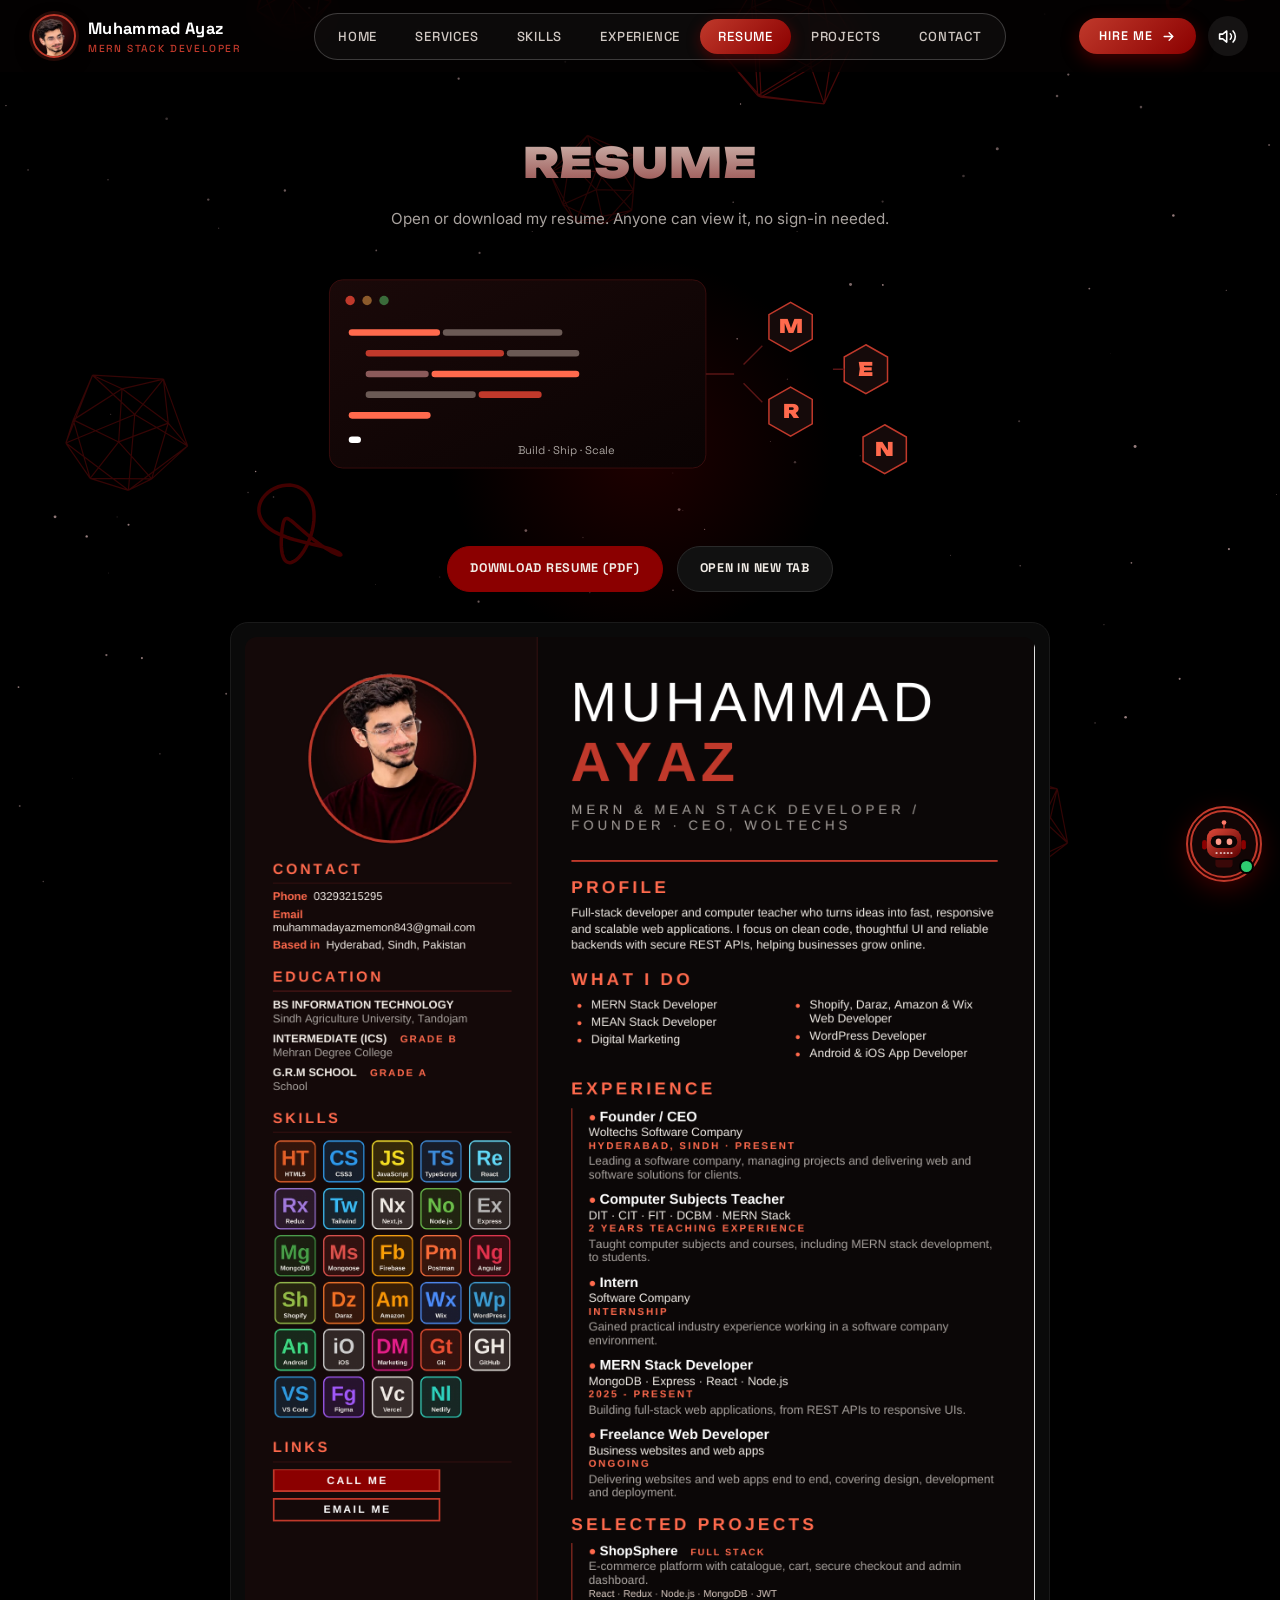
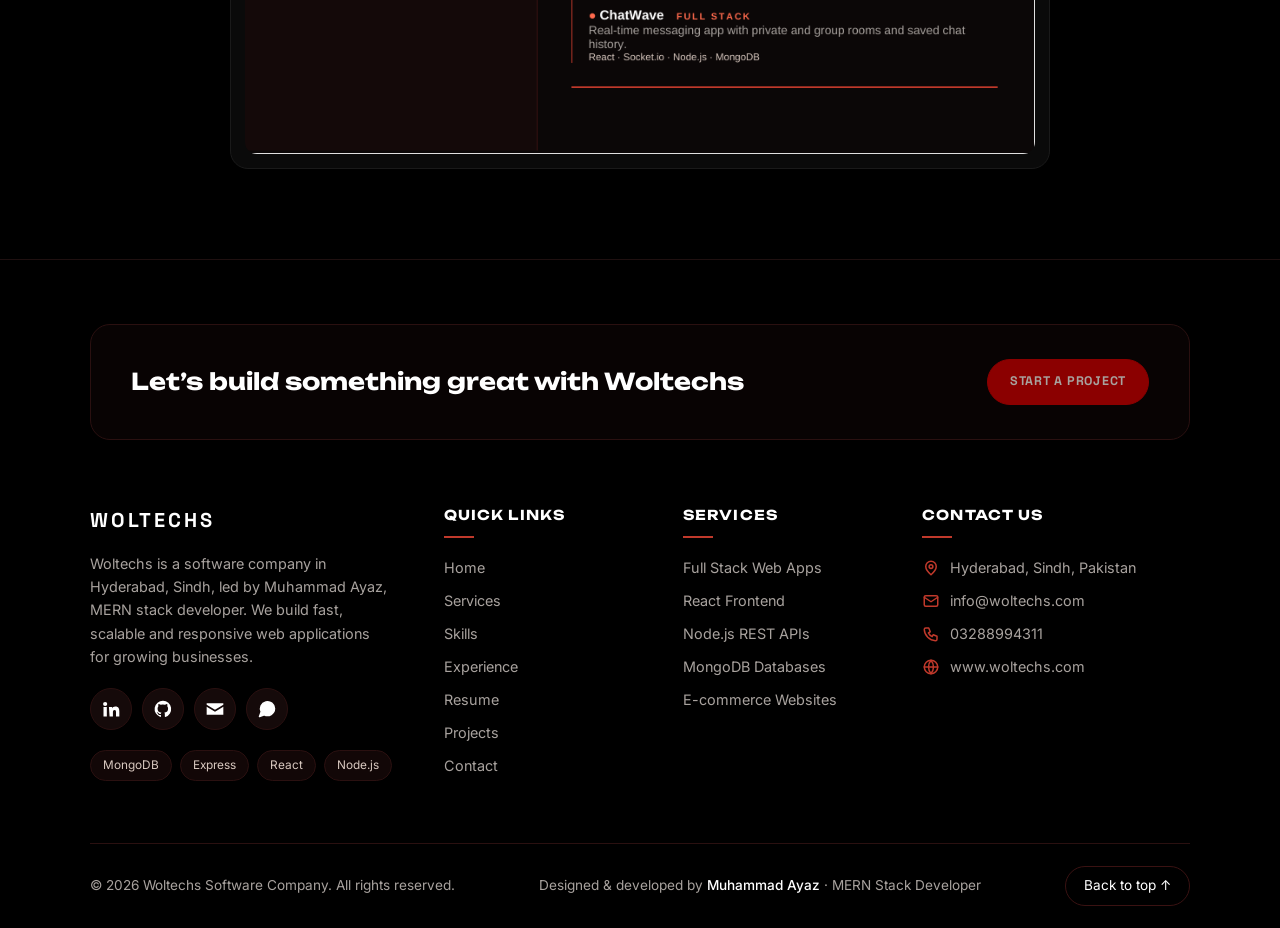
<file: resume.html>
<!DOCTYPE html>
<html lang="en"><head><meta charset="UTF-8"><meta name="viewport" content="width=device-width, initial-scale=1">
<title>Resume | Muhammad Ayaz - MERN Stack Developer</title>
<meta name="description" content="Muhammad Ayaz - Founder / CEO of Woltechs Software Company, Hyderabad, Sindh. MERN stack developer building fast, scalable and responsive web applications.">
<link rel="preconnect" href="https://fonts.googleapis.com"><link rel="preconnect" href="https://fonts.gstatic.com" crossorigin>
<link href="https://fonts.googleapis.com/css2?family=Unbounded:wght@600;800;900&family=Space+Grotesk:wght@400;500;700&family=Inter:wght@400;500&display=swap" rel="stylesheet">
<link rel="stylesheet" href="style.css"></head>
<body class="inner" data-page="resume">
<section class="sec"><h2 class="title rv">Resume</h2><p class="lead rv">Open or download my resume. Anyone can view it, no sign-in needed.</p>
<div class="btns rv" style="margin-bottom:30px"><a class="btn red" href="Muhammad_Ayaz_Resume.pdf" download>Download Resume (PDF)</a><a class="btn" href="Muhammad_Ayaz_Resume.pdf" target="_blank" rel="noopener">Open in new tab</a></div>
<div class="card rv resume-box"><a href="Muhammad_Ayaz_Resume.pdf" target="_blank" rel="noopener" aria-label="Open resume PDF"><img src="resume-preview.png" alt="Muhammad Ayaz Resume" style="width:100%;height:auto;display:block;border-radius:12px"></a></div>
</section>
<script src="app.js"></script></body></html>
</file>
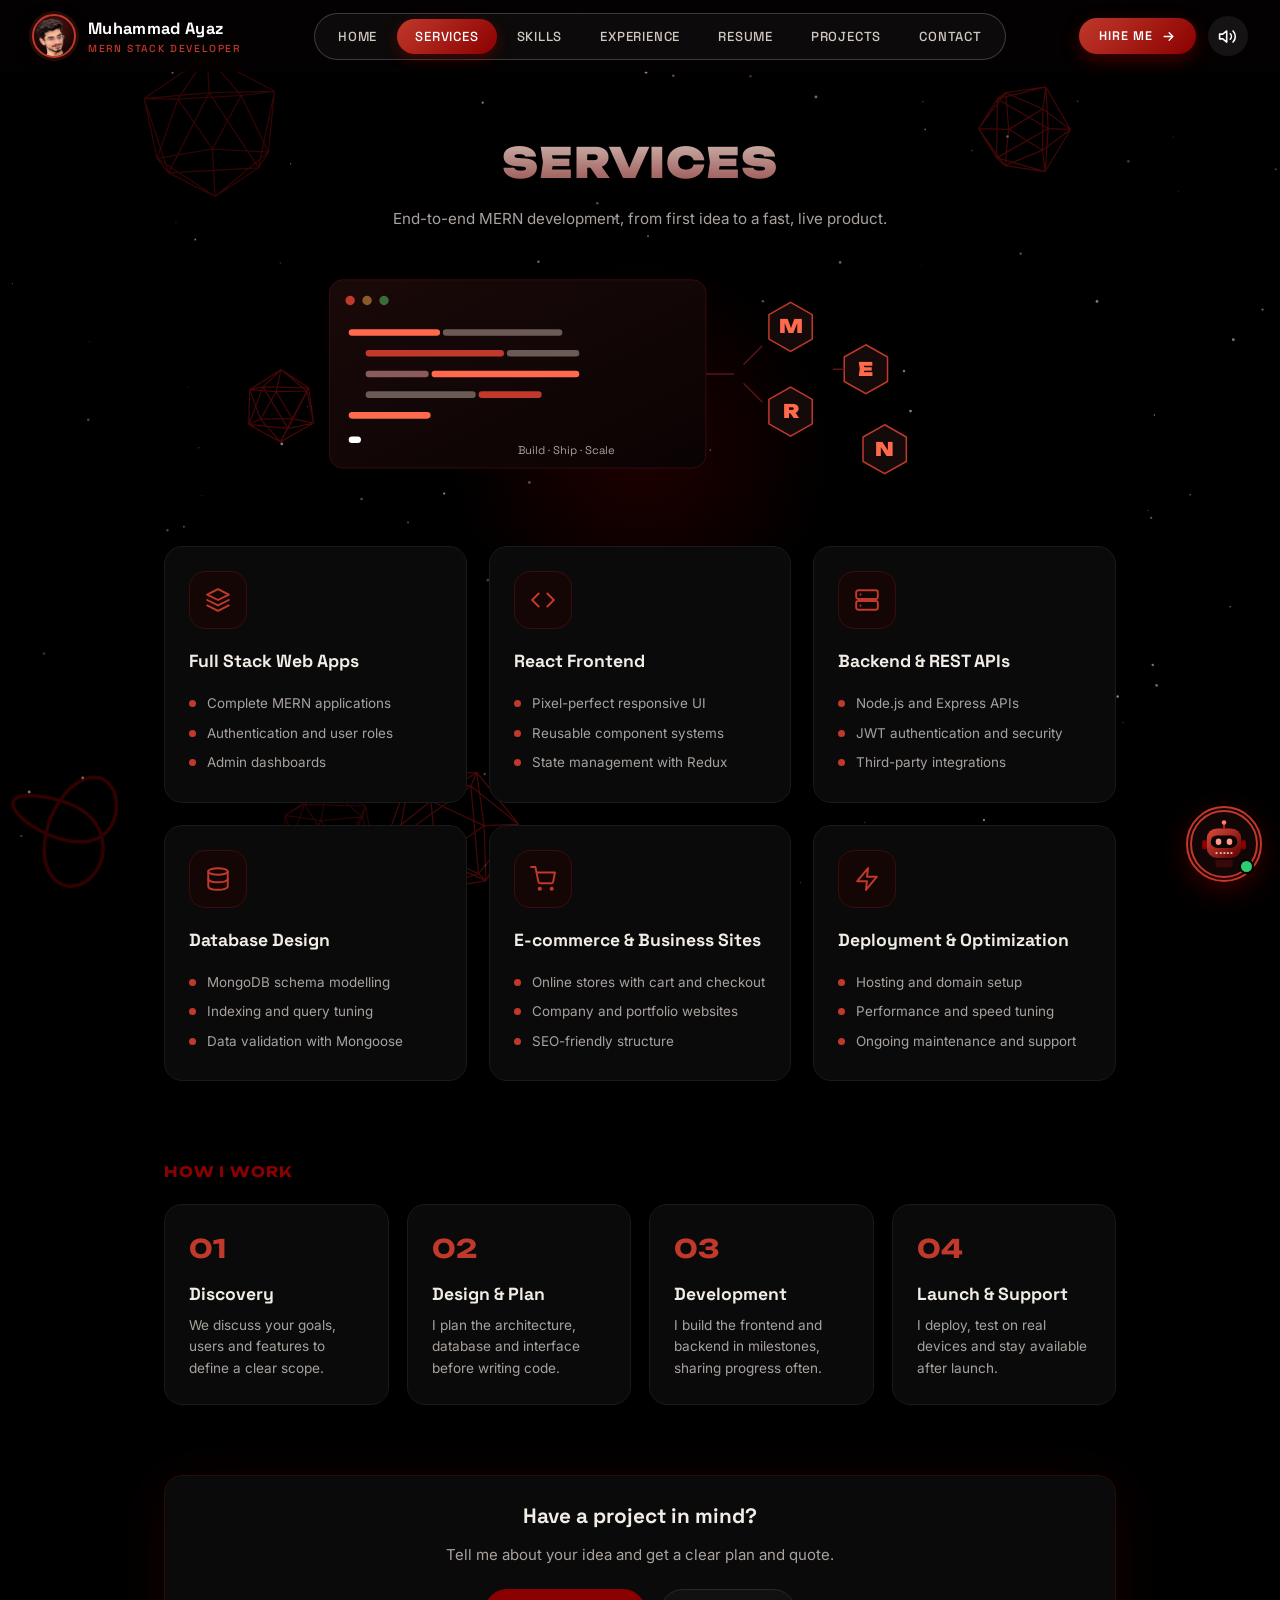
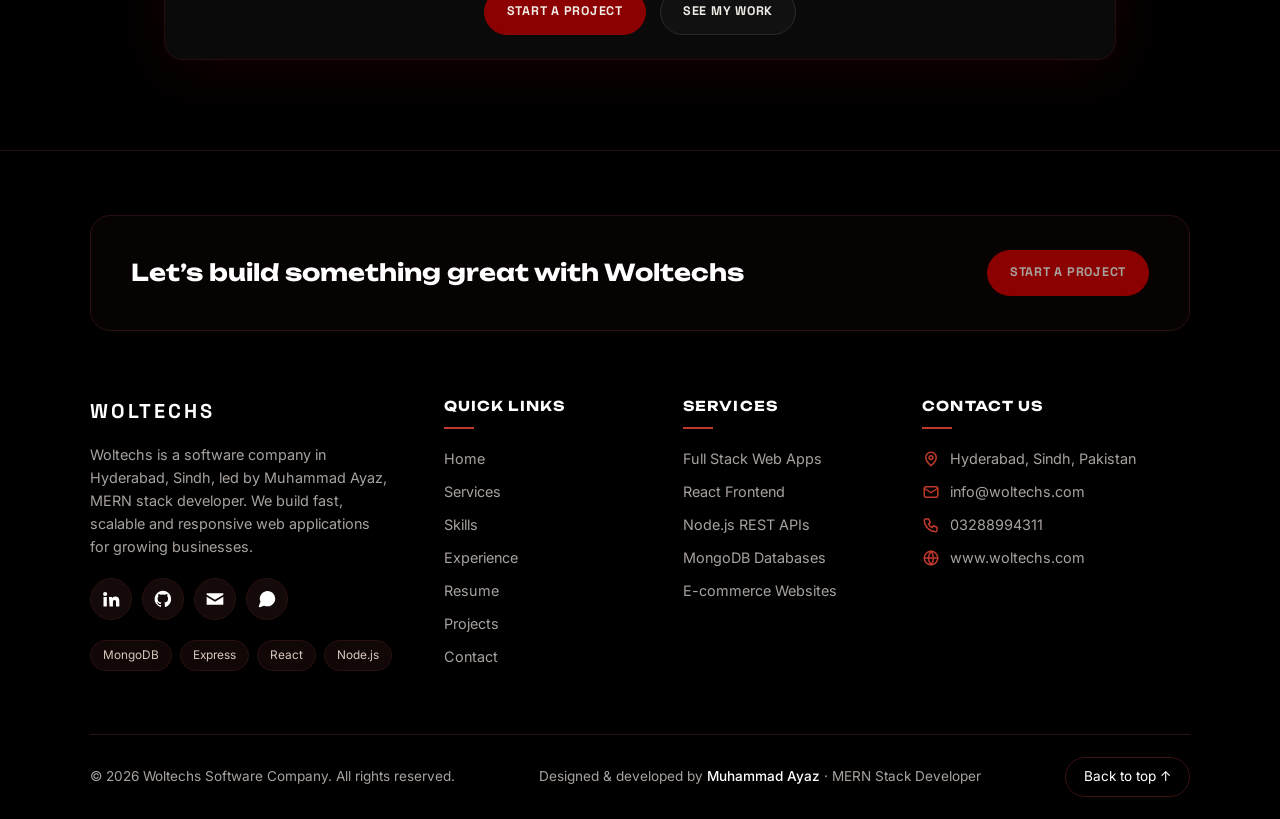
<file: services.html>
<!DOCTYPE html>
<html lang="en"><head><meta charset="UTF-8"><meta name="viewport" content="width=device-width, initial-scale=1">
<title>Services | Muhammad Ayaz - MERN Stack Developer</title>
<meta name="description" content="Muhammad Ayaz - Founder / CEO of Woltechs Software Company, Hyderabad, Sindh. MERN stack developer building fast, scalable and responsive web applications.">
<link rel="preconnect" href="https://fonts.googleapis.com"><link rel="preconnect" href="https://fonts.gstatic.com" crossorigin>
<link href="https://fonts.googleapis.com/css2?family=Unbounded:wght@600;800;900&family=Space+Grotesk:wght@400;500;700&family=Inter:wght@400;500&display=swap" rel="stylesheet">
<link rel="stylesheet" href="style.css"></head>
<body class="inner" data-page="services">
<section class="sec"><h2 class="title rv">Services</h2><p class="lead rv">End-to-end MERN development, from first idea to a fast, live product.</p><div class="grid3"><div class="card svc rv" style="transition-delay:0.0s"><div class="ico"><svg class="ic" viewBox="0 0 24 24"><path d="m12 2 10 5-10 5L2 7z"/><path d="m2 12 10 5 10-5"/><path d="m2 17 10 5 10-5"/></svg></div><h3>Full Stack Web Apps</h3><ul><li>Complete MERN applications</li><li>Authentication and user roles</li><li>Admin dashboards</li></ul></div><div class="card svc rv" style="transition-delay:0.08s"><div class="ico"><svg class="ic" viewBox="0 0 24 24"><path d="m16 18 6-6-6-6"/><path d="m8 6-6 6 6 6"/></svg></div><h3>React Frontend</h3><ul><li>Pixel-perfect responsive UI</li><li>Reusable component systems</li><li>State management with Redux</li></ul></div><div class="card svc rv" style="transition-delay:0.16s"><div class="ico"><svg class="ic" viewBox="0 0 24 24"><rect x="2" y="3" width="20" height="8" rx="2"/><rect x="2" y="13" width="20" height="8" rx="2"/><path d="M6 7h.01M6 17h.01"/></svg></div><h3>Backend &amp; REST APIs</h3><ul><li>Node.js and Express APIs</li><li>JWT authentication and security</li><li>Third-party integrations</li></ul></div><div class="card svc rv" style="transition-delay:0.24s"><div class="ico"><svg class="ic" viewBox="0 0 24 24"><ellipse cx="12" cy="5" rx="9" ry="3"/><path d="M3 5v14c0 1.7 4 3 9 3s9-1.3 9-3V5"/><path d="M3 12c0 1.7 4 3 9 3s9-1.3 9-3"/></svg></div><h3>Database Design</h3><ul><li>MongoDB schema modelling</li><li>Indexing and query tuning</li><li>Data validation with Mongoose</li></ul></div><div class="card svc rv" style="transition-delay:0.32s"><div class="ico"><svg class="ic" viewBox="0 0 24 24"><circle cx="9" cy="21" r="1"/><circle cx="20" cy="21" r="1"/><path d="M1 1h4l2.7 13.4a2 2 0 0 0 2 1.6h9.7a2 2 0 0 0 2-1.6L23 6H6"/></svg></div><h3>E-commerce &amp; Business Sites</h3><ul><li>Online stores with cart and checkout</li><li>Company and portfolio websites</li><li>SEO-friendly structure</li></ul></div><div class="card svc rv" style="transition-delay:0.4s"><div class="ico"><svg class="ic" viewBox="0 0 24 24"><path d="M13 2 3 14h9l-1 8 10-12h-9z"/></svg></div><h3>Deployment &amp; Optimization</h3><ul><li>Hosting and domain setup</li><li>Performance and speed tuning</li><li>Ongoing maintenance and support</li></ul></div></div><h3 class="sub rv" style="margin-top:80px">How I work</h3><div class="steps"><div class="card step rv" style="transition-delay:0.0s"><b>01</b><h3>Discovery</h3><p>We discuss your goals, users and features to define a clear scope.</p></div><div class="card step rv" style="transition-delay:0.1s"><b>02</b><h3>Design &amp; Plan</h3><p>I plan the architecture, database and interface before writing code.</p></div><div class="card step rv" style="transition-delay:0.2s"><b>03</b><h3>Development</h3><p>I build the frontend and backend in milestones, sharing progress often.</p></div><div class="card step rv" style="transition-delay:0.30000000000000004s"><b>04</b><h3>Launch &amp; Support</h3><p>I deploy, test on real devices and stay available after launch.</p></div></div><div class="card cta glowc rv"><h3>Have a project in mind?</h3><p>Tell me about your idea and get a clear plan and quote.</p><div class="btns"><a class="btn red" href="contact.html">Start a project</a><a class="btn" href="projects.html">See my work</a></div></div></section>
<script src="app.js"></script></body></html>
</file>
<file: style.css>
:root{--bg:#000;--card:#0a0a0a;--red:#8b0000;--red2:#c0392b;--text:#f1ece6;--mute:#a8a29e}
*{margin:0;padding:0;box-sizing:border-box}
html{scroll-behavior:smooth;scroll-padding-top:80px}
body{background:var(--bg);color:var(--text);font-family:'Inter',sans-serif;overflow-x:hidden;line-height:1.6}
a{color:inherit;text-decoration:none}
#fx{position:fixed;inset:0;width:100%;height:100%;z-index:0;pointer-events:none}
#glow{position:fixed;width:420px;height:420px;border-radius:50%;background:radial-gradient(circle,rgba(139,0,0,.22),transparent 65%);transform:translate(-50%,-50%);pointer-events:none;z-index:0;left:50%;top:50%}
section,header.nav,footer{position:relative;z-index:1}
.nav{position:fixed;top:0;left:0;right:0;display:flex;justify-content:space-between;align-items:center;padding:22px 36px;z-index:50}
.logo{font-family:'Space Grotesk';font-weight:700;letter-spacing:.2em;font-size:1.2rem}
.year{font-family:'Unbounded';font-weight:800;font-size:1.3rem}
.menu{display:flex;gap:6px;padding:10px 22px;border:1px solid #222;border-radius:50px;background:rgba(5,5,5,.7);backdrop-filter:blur(10px)}
.menu a{font-family:'Space Grotesk';font-weight:500;font-size:.85rem;letter-spacing:.08em;text-transform:uppercase;padding:6px 14px;color:var(--mute);position:relative;transition:color .3s}
.menu a:hover,.menu a.active{color:#fff}
.menu a::after{content:"";position:absolute;left:14px;right:14px;bottom:0;height:2px;background:var(--red2);transform:scaleX(0);transition:transform .3s}
.menu a.active::after{transform:scaleX(1)}
.burger{display:none;background:none;border:0;color:#fff;font-size:1.6rem;cursor:pointer}
#home{min-height:100vh;display:flex;align-items:center;justify-content:center;overflow:hidden;padding:100px 36px 60px}
.big{position:absolute;top:50%;left:50%;transform:translate(-50%,-62%);font-family:'Unbounded';font-weight:900;font-size:clamp(3rem,15vw,15rem);letter-spacing:-.02em;line-height:1;white-space:nowrap;perspective:800px;transition:opacity 1s,filter 1s,transform 1.1s}
.big span{display:inline-block;opacity:0;background:linear-gradient(180deg,#d4c8c0 0%,#6b3a3a 85%);-webkit-background-clip:text;background-clip:text;color:transparent;animation:letter .9s cubic-bezier(.2,.8,.2,1) forwards}
@keyframes letter{from{opacity:0;transform:translateY(90px) rotateX(-75deg);filter:blur(12px)}to{opacity:.9;transform:none;filter:blur(0)}}
.big.gone{opacity:0;filter:blur(22px);transform:translate(-50%,-62%) scale(1.25)}
.big.hid{display:none}
.photo{position:relative;z-index:2;width:min(430px,72vw);aspect-ratio:4/5;display:flex;align-items:flex-end;justify-content:center;animation:rise 1.3s 2.7s cubic-bezier(.2,.8,.2,1) both;-webkit-mask-image:linear-gradient(#000 80%,transparent);mask-image:linear-gradient(#000 80%,transparent)}
.photo img{width:100%;height:100%;object-fit:cover;object-position:top;mix-blend-mode:screen;filter:drop-shadow(0 0 40px rgba(139,0,0,.5))}
@keyframes rise{from{opacity:0;transform:translateY(60px)}to{opacity:1;transform:none}}
@keyframes fade{from{opacity:0;transform:translateY(24px)}to{opacity:1;transform:none}}
@keyframes fo{from{opacity:0}to{opacity:1}}
.side{position:absolute;z-index:3;max-width:360px;animation:fade 1.2s 3.3s both}
.side.l{left:6%;bottom:18%}.side.r{right:6%;bottom:18%;text-align:right}
.side h2{font-family:'Space Grotesk';font-weight:700;font-size:clamp(1.4rem,2.6vw,2.4rem);letter-spacing:.03em;text-transform:uppercase;line-height:1.1}
.side h3{font-family:'Space Grotesk';color:var(--red);font-weight:500;letter-spacing:.14em;font-size:1.15rem;margin:6px 0 12px;text-transform:uppercase}
.side p{color:var(--mute);font-size:1rem}.side h2 span{color:var(--red)}
.nav,.tag,.scroll,.social{animation:fo 1s 3.4s both}
.tag{position:absolute;left:36px;bottom:28px;font-family:'Space Grotesk';letter-spacing:.15em;color:var(--mute);font-size:.9rem;z-index:3}
.scroll{position:absolute;right:36px;bottom:24px;z-index:3;font-size:.7rem;letter-spacing:.25em;color:var(--mute);display:flex;flex-direction:column;align-items:center;gap:8px}
.mouse{width:24px;height:38px;border:2px solid #777;border-radius:14px;position:relative}
.mouse::after{content:"";position:absolute;left:50%;top:7px;width:3px;height:7px;margin-left:-1.5px;background:#fff;border-radius:2px;animation:wheel 1.6s infinite}
@keyframes wheel{0%{opacity:1;transform:translateY(0)}100%{opacity:0;transform:translateY(12px)}}
.social{position:absolute;bottom:26px;left:50%;transform:translateX(-50%);z-index:4;display:flex;gap:12px;padding:10px 16px;border:1px solid #222;border-radius:50px;background:rgba(10,10,10,.8);backdrop-filter:blur(8px)}
.social a,.pill a{width:46px;height:46px;display:grid;place-items:center;border-radius:50%;background:#161616;transition:.3s}
.social a:hover{background:var(--red);transform:translateY(-4px)}
svg.i{width:20px;height:20px;fill:currentColor}
.sec{padding:110px 24px;max-width:1000px;margin:0 auto}
.title{font-family:'Unbounded';font-weight:900;text-align:center;font-size:clamp(2.2rem,6vw,4.4rem);letter-spacing:.02em;text-transform:uppercase;background:linear-gradient(180deg,#d9c9c0,#8c3b3b);-webkit-background-clip:text;background-clip:text;color:transparent;margin-bottom:56px}
.card{background:var(--card);border:1px solid #1a1a1a;border-radius:18px;padding:28px;transition:transform .3s,border-color .3s,box-shadow .3s}
.card:hover{border-color:#3a0d0d;box-shadow:0 0 40px rgba(139,0,0,.18)}
.glowc{border-color:#2a0a0a;box-shadow:0 10px 60px rgba(139,0,0,.15)}
.sub{font-family:'Unbounded';color:var(--red);font-size:1.05rem;letter-spacing:.06em;text-transform:uppercase;margin:44px 0 18px}
.card h3{font-family:'Space Grotesk';font-weight:700;font-size:1.4rem}
.card .meta{color:var(--mute);font-size:.88rem;margin:4px 0 16px}
.card p{color:#cfcac4}
.rv{opacity:0;transform:translateY(40px);transition:opacity .9s,transform .9s cubic-bezier(.2,.8,.2,1)}
.rv.in{opacity:1;transform:none}
.intro h3{font-size:1.9rem}.intro p{color:var(--mute);font-size:1.05rem;margin-top:12px}
.tl{display:grid;grid-template-columns:1fr 1fr;gap:60px;margin-top:70px}
.tl h3{font-family:'Space Grotesk';font-size:1.5rem;margin-bottom:28px}
.item{position:relative;padding:0 0 30px 24px;border-left:1px solid #3a0d0d}
.item::before{content:"";position:absolute;left:-7px;top:4px;width:13px;height:13px;border-radius:50%;background:var(--red);box-shadow:0 0 12px var(--red)}
.tl .edu .item::before{background:#f1ece6;box-shadow:0 0 12px #fff4}
.item h4{font-family:'Space Grotesk';font-size:1.1rem}
.item time{display:block;color:var(--red2);font-size:.8rem;margin:2px 0 8px}
.item p{color:var(--mute);font-size:.9rem}
.skills{display:grid;grid-template-columns:5fr 7fr;gap:28px}
.skills h3{font-size:1.5rem}
.core{color:var(--red2);font-family:'Space Grotesk';font-size:1.25rem;font-weight:500;margin:12px 0 20px}
.skills h5{font-size:.8rem;letter-spacing:.05em;margin-bottom:8px}
.card ul{margin:12px 0 0 20px;color:var(--mute);font-size:.92rem}.card li{margin-bottom:6px}
.two{display:grid;grid-template-columns:1fr 1fr;gap:20px}
.two .card{padding:22px}.two h3{font-size:1.05rem}.two .meta{font-size:.78rem;margin-bottom:12px}.two p{font-size:.85rem}
.pill{width:fit-content;max-width:100%;margin:70px auto 0;display:flex;align-items:center;gap:14px;padding:12px 24px;border:1px solid #1c1c1c;border-radius:16px;background:#0a0a0a;font-family:'Space Grotesk';font-size:.72rem;letter-spacing:.14em;text-transform:uppercase;color:var(--mute);font-weight:700}
.pill a{background:none;width:30px;height:30px;color:#fff}.pill a:hover{color:var(--red2)}
.contact{max-width:620px;margin:0 auto;text-align:center;padding:40px}
.contact h3{font-size:1.7rem;margin-bottom:16px}.contact p{color:var(--mute);margin-bottom:28px}
.btns{display:flex;gap:14px;justify-content:center;flex-wrap:wrap}
.btn{display:inline-flex;align-items:center;gap:10px;padding:14px 24px;border-radius:50px;font-family:'Space Grotesk';font-weight:700;letter-spacing:.06em;font-size:.88rem;text-transform:uppercase;transition:.3s;border:1px solid #2a2a2a;background:#111}
.btn.red{background:var(--red);border-color:var(--red)}
.btn:hover{transform:translateY(-4px);box-shadow:0 10px 30px rgba(139,0,0,.4)}
.grid3{display:grid;grid-template-columns:repeat(3,1fr);gap:22px}
.svc{position:relative;overflow:hidden}
.svc::before{content:"";position:absolute;inset:0;background:radial-gradient(circle at 0 0,rgba(139,0,0,.35),transparent 55%);opacity:0;transition:opacity .4s}
.svc:hover::before{opacity:1}.svc:hover{transform:translateY(-8px)}
.svc>*{position:relative}.svc h3{font-size:1.1rem;margin:18px 0 8px}.svc p{font-size:.9rem;color:var(--mute)}
.ico{width:58px;height:58px;display:grid;place-items:center;border-radius:16px;background:#150606;border:1px solid #3a0d0d;color:var(--red2);transition:.4s}
.ic{width:26px;height:26px;fill:none;stroke:currentColor;stroke-width:1.8;stroke-linecap:round;stroke-linejoin:round}
.svc:hover .ico{background:var(--red);color:#fff;transform:rotate(-8deg) scale(1.1);box-shadow:0 0 28px rgba(192,57,43,.6)}
.btn .ic,.ft-soc .ic{width:20px;height:20px}
.tech{display:grid;grid-template-columns:repeat(auto-fill,minmax(92px,1fr));gap:14px;margin-top:22px}
.tile{display:flex;flex-direction:column;align-items:center;gap:8px;padding:16px 6px;border:1px solid #3a0d0d;background:#120505;border-radius:16px;font-size:.75rem;color:#ddd;animation:float 4s ease-in-out var(--d) infinite;transition:border-color .3s,box-shadow .3s,background .3s}
.tile img{width:40px;height:40px}.tile img.inv{filter:invert(1)}
.tile:hover{border-color:var(--red2);background:#1d0707;box-shadow:0 0 26px rgba(192,57,43,.45)}
.tile:hover img{animation:spin .8s}
@keyframes float{50%{transform:translateY(-7px)}}
@keyframes spin{to{transform:rotateY(360deg) scale(1.15)}}
.ft{border-top:1px solid #1c0a0a;background:linear-gradient(#000,#0a0303);padding:70px 24px 0;color:var(--mute)}
.ft-in{max-width:1100px;margin:0 auto;display:grid;grid-template-columns:1.6fr 1fr 1fr 1.4fr;gap:40px}
.ft h4{font-family:'Unbounded';color:#fff;font-size:.85rem;margin-bottom:18px}
.ft-in a,.ft-in span{display:block;font-size:.9rem;margin-bottom:10px;transition:color .3s;word-break:break-word}
.ft-in .logo{color:#fff}.ft-in a:hover{color:var(--red2)}
.ft-p{margin:16px 0 20px;font-size:.9rem;max-width:300px}
.ft-soc{display:flex;gap:10px}.ft-soc a{width:42px;height:42px;display:grid;place-items:center;border-radius:50%;background:#150a0a;border:1px solid #2a1010;color:#fff;margin:0}
.ft-soc a:hover{background:var(--red);transform:translateY(-4px);color:#fff}
.ft-bot{max-width:1100px;margin:50px auto 0;padding:22px 0;border-top:1px solid #1a1010;display:flex;justify-content:space-between;flex-wrap:wrap;gap:10px;font-size:.85rem}
.ft-bot .top{color:#fff}.ft-bot .top:hover{color:var(--red2)}
:focus-visible{outline:2px solid var(--red2);outline-offset:3px}
@media(max-width:1000px){.menu a{padding:6px 9px;font-size:.78rem}}
@media(max-width:900px){
.menu{display:none;position:absolute;top:70px;left:20px;right:20px;flex-direction:column;border-radius:20px;text-align:center}
.menu.open{display:flex}.burger{display:block}.year{display:none}.nav{padding:18px 20px}
.side{position:static;max-width:100%;text-align:left!important;margin-top:20px}
#home{flex-direction:column;padding-top:110px;padding-bottom:140px}
.big{top:34%}.tag,.scroll{display:none}
.tl,.skills,.two{grid-template-columns:1fr}.tl{gap:40px}
.grid3{grid-template-columns:1fr 1fr}.ft-in{grid-template-columns:1fr 1fr}}
@media(max-width:600px){.grid3,.ft-in{grid-template-columns:1fr}.sec{padding:80px 18px}.ft-bot{justify-content:center;text-align:center}.logo{font-size:1rem}.pill{flex-wrap:wrap;justify-content:center}}
/*rm*/@media(prefers-reduced-motion:reduce){*{animation:none!important;transition:none!important}.rv{opacity:1;transform:none}.big{display:none}}
/* ---- multipage additions ---- */
.photo{aspect-ratio:576/950;width:min(400px,68vw,calc((100vh - 130px)*.606))}
.photo img{mix-blend-mode:normal;filter:drop-shadow(0 0 50px rgba(139,0,0,.55))}
body:not(.home) .nav{animation:none}
.nav{background:linear-gradient(#000 30%,transparent)}
.right{display:flex;align-items:center;gap:14px}
.snd{width:42px;height:42px;border-radius:50%;border:1px solid #2a1010;background:#120808;color:#fff;display:grid;place-items:center;cursor:pointer;transition:.3s}
.snd:hover{background:var(--red)}.snd svg{width:19px;height:19px;fill:none;stroke:currentColor;stroke-width:2;stroke-linecap:round;stroke-linejoin:round}
.snd .off{display:none}.snd.mute .on{display:none}.snd.mute .off{display:block}.snd.mute{color:#777}
#wipe{position:fixed;inset:0;background:#000;z-index:300;pointer-events:none;animation:wipeOut .7s .05s cubic-bezier(.7,0,.2,1) forwards;border-bottom:3px solid var(--red2)}
@keyframes wipeOut{to{transform:translateY(-101%)}}
.leave #wipe{animation:wipeIn .28s ease-in forwards}
@keyframes wipeIn{from{transform:translateY(101%)}to{transform:none}}
.inner .sec:first-of-type{padding-top:150px}
.lead{text-align:center;color:var(--mute);max-width:640px;margin:-30px auto 50px}
.grid2{display:grid;grid-template-columns:1fr 1fr;gap:22px}
.svc ul{list-style:none;margin:14px 0 0;padding:0}.svc li{font-size:.84rem;color:var(--mute);padding:4px 0 4px 18px;position:relative;margin:0}
.svc li::before{content:"";position:absolute;left:0;top:11px;width:7px;height:7px;border-radius:50%;background:var(--red2)}
.steps{display:grid;grid-template-columns:repeat(4,1fr);gap:18px;margin-top:20px}
.step b{font-family:'Unbounded';color:var(--red2);font-size:1.6rem}.step h3{font-size:1.05rem;margin:10px 0 6px}.step p{font-size:.85rem;color:var(--mute)}
.cta{margin-top:70px;text-align:center;padding:44px 24px}.cta h3{font-size:1.6rem;margin-bottom:10px}.cta p{color:var(--mute);margin-bottom:22px}
.chips{display:flex;flex-wrap:wrap;gap:10px;margin-top:14px}
.chips span{padding:6px 14px;border:1px solid #3a0d0d;background:#120505;border-radius:50px;font-size:.78rem;transition:.3s}
.chips span:hover{background:var(--red);transform:translateY(-3px)}
.cat{margin-bottom:26px}.cat>h3{margin-bottom:4px}.cat .meta{margin-bottom:0}
.pcard h3{margin-top:4px}.pcard .tag2{display:inline-block;font-size:.72rem;letter-spacing:.1em;text-transform:uppercase;color:var(--red2);font-family:'Space Grotesk';font-weight:700}
.form{display:grid;gap:14px;text-align:left}
.form label{font-size:.8rem;color:var(--mute);display:block;margin-bottom:6px;font-family:'Space Grotesk';letter-spacing:.05em}
.form input,.form select,.form textarea{width:100%;background:#0e0707;border:1px solid #2a1212;border-radius:12px;padding:13px 15px;color:#fff;font:inherit;font-size:.95rem;transition:border-color .3s,box-shadow .3s}
.form input:focus,.form select:focus,.form textarea:focus{outline:0;border-color:var(--red2);box-shadow:0 0 0 3px rgba(192,57,43,.2)}
.form textarea{min-height:140px;resize:vertical}.form button{border:0;cursor:pointer;justify-content:center}
.info{display:flex;gap:16px;align-items:center;padding:20px;margin-bottom:16px}
.info .ico{flex:none}.info h3{font-size:1rem}.info a,.info p{font-size:.92rem;color:var(--mute);word-break:break-all;margin:0}.info a:hover{color:#fff}
.toast{position:fixed;left:50%;bottom:30px;transform:translate(-50%,120px);background:#1a0707;border:1px solid var(--red);padding:12px 22px;border-radius:50px;z-index:400;transition:.4s}.toast.on{transform:translate(-50%,0)}
/* chatbot */
.cb-btn{position:fixed;right:22px;bottom:22px;width:68px;height:68px;border-radius:50%;border:2px solid var(--red2);padding:0;cursor:pointer;z-index:120;background:#120505 center/cover;box-shadow:0 8px 30px rgba(139,0,0,.55);transition:transform .3s}
.cb-btn:hover{transform:scale(1.08)}.cb-btn::before{content:"";position:absolute;inset:-6px;border-radius:50%;border:2px solid var(--red2);animation:ring 2.2s infinite}
@keyframes ring{from{transform:scale(.95);opacity:.8}to{transform:scale(1.35);opacity:0}}
.cb-btn i{position:absolute;right:2px;bottom:2px;width:15px;height:15px;border-radius:50%;background:#2ecc71;border:2px solid #000}
.cb-tip{position:fixed;right:104px;bottom:36px;background:#fff;color:#111;padding:10px 16px;border-radius:14px 14px 4px 14px;font-size:.85rem;z-index:119;max-width:220px;box-shadow:0 10px 30px rgba(0,0,0,.5);opacity:0;transform:translateY(10px);transition:.5s;pointer-events:none}.cb-tip.on{opacity:1;transform:none}
.cb-win{position:fixed;right:22px;bottom:104px;width:380px;max-width:calc(100vw - 24px);height:560px;max-height:calc(100vh - 130px);background:#0a0606;border:1px solid #3a0d0d;border-radius:20px;z-index:121;display:flex;flex-direction:column;overflow:hidden;box-shadow:0 20px 80px rgba(0,0,0,.8),0 0 50px rgba(139,0,0,.3);opacity:0;transform:translateY(24px) scale(.96);pointer-events:none;transform-origin:bottom right;transition:.35s cubic-bezier(.2,.8,.2,1)}
.cb-win.on{opacity:1;transform:none;pointer-events:auto}
.cb-h{display:flex;align-items:center;gap:12px;padding:14px 16px;background:linear-gradient(135deg,#4a0808,#1a0505);border-bottom:1px solid #3a0d0d}
.cb-av{width:44px;height:44px;border-radius:50%;background:#120505 center top/cover;border:2px solid var(--red2);flex:none}
.cb-h b{display:block;font-family:'Space Grotesk';font-size:.98rem;line-height:1.2}.cb-h small{color:#9fe3b4;font-size:.74rem}
.cb-x{margin-left:auto;background:none;border:0;color:#fff;font-size:1.5rem;cursor:pointer;line-height:1}
.cb-m{flex:1;overflow-y:auto;padding:16px;display:flex;flex-direction:column;gap:12px;scroll-behavior:smooth}
.msg{max-width:84%;padding:10px 14px;border-radius:16px;font-size:.88rem;line-height:1.5;animation:pop .3s both}
@keyframes pop{from{opacity:0;transform:translateY(8px) scale(.97)}}
.msg.b{background:#1a0d0d;border:1px solid #2a1212;border-bottom-left-radius:4px;align-self:flex-start;color:#e8e0da}
.msg.u{background:var(--red);border-bottom-right-radius:4px;align-self:flex-end}
.msg a{color:#ff8a7a;text-decoration:underline}
.dots{display:flex;gap:5px;padding:14px}.dots i{width:7px;height:7px;border-radius:50%;background:#777;animation:bl 1s infinite}.dots i:nth-child(2){animation-delay:.15s}.dots i:nth-child(3){animation-delay:.3s}
@keyframes bl{50%{transform:translateY(-5px);background:#fff}}
.cb-q{display:flex;gap:8px;flex-wrap:wrap;padding:0 16px 12px}
.cb-q button{background:#150808;border:1px solid #3a0d0d;color:#eee;border-radius:50px;padding:6px 13px;font-size:.78rem;cursor:pointer;transition:.25s;font-family:inherit}.cb-q button:hover{background:var(--red)}
.cb-f{display:flex;gap:10px;padding:12px;border-top:1px solid #2a1212;background:#0d0707}
.cb-f input{flex:1;background:#150a0a;border:1px solid #2a1212;border-radius:50px;padding:11px 16px;color:#fff;font:inherit;font-size:.9rem;min-width:0}.cb-f input:focus{outline:0;border-color:var(--red2)}
.cb-f button{width:44px;height:44px;border-radius:50%;border:0;background:var(--red);color:#fff;cursor:pointer;display:grid;place-items:center;flex:none;transition:.3s}.cb-f button:hover{background:var(--red2)}.cb-f svg{width:19px;height:19px;fill:currentColor}
@media(max-width:900px){.steps{grid-template-columns:1fr 1fr}.grid2{grid-template-columns:1fr}.inner .sec:first-of-type{padding-top:120px}.photo{width:min(340px,70vw)}}
@media(max-width:600px){.steps{grid-template-columns:1fr}.cb-win{right:12px;bottom:92px;height:calc(100vh - 110px)}.cb-btn{right:14px;bottom:14px;width:60px;height:60px}.cb-tip{right:84px;bottom:26px}}

/*final*/
body{font-size:15px}
.nav{animation:none!important;padding:12px 28px;background:rgba(0,0,0,.78);backdrop-filter:blur(14px);-webkit-backdrop-filter:blur(14px);border-bottom:1px solid #1c0a0a}
.logo{font-size:1rem;letter-spacing:.16em}.menu{padding:6px 14px}.menu a{font-size:.76rem;padding:6px 12px}.menu a::after{left:12px;right:12px}.year{font-size:1rem}
.big{font-size:clamp(2.4rem,11vw,9rem)}
.title{font-size:clamp(1.7rem,4vw,2.6rem);margin-bottom:40px}.lead{font-size:.95rem;margin-bottom:40px}
.sec{padding:90px 24px}.inner .sec:first-of-type{padding-top:120px}
.side h2{font-size:clamp(1.05rem,1.8vw,1.5rem)}.side h3{font-size:.95rem}.side p{font-size:.9rem}
.wl{display:inline-block;margin-top:12px;color:var(--red2);font-weight:500;font-size:.9rem;border-bottom:1px solid #5a1515}.wl:hover{color:#fff}.wl2{font-size:.82rem!important;margin-top:6px}
.side.r .wl{margin-left:auto}
.card{padding:24px}.card h3{font-size:1.1rem}.intro h3{font-size:1.45rem}.sub{font-size:.9rem}.contact h3{font-size:1.35rem}.cta h3{font-size:1.3rem}.core{font-size:1.05rem}.skills h3{font-size:1.2rem}
.btn{font-size:.78rem;padding:12px 22px}.tl h3{font-size:1.25rem}
.ft-in .logo{font-size:1rem}
@media(min-width:1025px) and (max-width:1250px){.side{max-width:23vw}.side h2{font-size:1.05rem}.side p{font-size:.8rem}.side.l{left:3%}.side.r{right:3%}}
@media(max-width:1024px){
.menu{display:none;position:absolute;top:64px;left:16px;right:16px;flex-direction:column;border-radius:18px;text-align:center;background:rgba(8,4,4,.97);padding:10px}
.menu.open{display:flex}.burger{display:block}.year{display:none}
#home{flex-direction:column;justify-content:flex-start;padding:100px 20px 130px}
.photo{order:-1;width:min(300px,68vw)}.side{position:static;max-width:560px;text-align:center!important;margin-top:18px}.side.r .wl{margin:12px auto 0}
.tag,.scroll{display:none}.big{top:34%}
.tl,.skills,.two,.grid2{grid-template-columns:1fr}.grid3{grid-template-columns:1fr 1fr}.ft-in{grid-template-columns:1fr 1fr}}
@media(max-width:600px){.grid3,.ft-in,.steps{grid-template-columns:1fr}.sec{padding:64px 16px}.inner .sec:first-of-type{padding-top:100px}.nav{padding:10px 16px}.logo{font-size:.9rem;letter-spacing:.1em}.btns .btn{width:100%;justify-content:center}.card{padding:20px}.contact{padding:24px}.social{bottom:22px}}

/*v3*/
.nav{position:fixed!important;top:0!important;left:0;right:0;width:100%;z-index:1000}
.cb-btn{z-index:1100}.cb-tip{z-index:1099}.cb-win{z-index:1200}
.pj{padding:0;overflow:hidden}.pj-img{aspect-ratio:600/340;overflow:hidden;border-bottom:1px solid #1c0f0f;background:#120808}
.pj-img svg{width:100%;height:100%;display:block;transition:transform .7s}.pj:hover .pj-img svg{transform:scale(1.07)}
.pj-b{padding:22px}.pj-b h3{margin-top:4px}.pj-b p{font-size:.88rem;color:var(--mute);margin-top:8px}.pj-b ul{font-size:.84rem}
.pj-btns{display:flex;gap:10px;margin-top:18px;flex-wrap:wrap}.pj-btns .btn{padding:9px 18px;font-size:.74rem}
.pf{display:flex;gap:10px;justify-content:center;flex-wrap:wrap;margin-bottom:34px}
.pf button{background:#120808;border:1px solid #3a0d0d;color:#ddd;border-radius:50px;padding:8px 20px;font:500 .8rem 'Space Grotesk';letter-spacing:.06em;cursor:pointer;transition:.3s}
.pf button:hover{border-color:var(--red2)}.pf button.on{background:var(--red);border-color:var(--red);color:#fff}
/* live portrait */
.pwrap{position:relative;z-index:2;display:flex;justify-content:center;isolation:isolate}
.pwrap::before,.pwrap::after{content:"";position:absolute;left:50%;top:40%;width:75%;aspect-ratio:1;border-radius:50%;border:1px solid rgba(192,57,43,.4);transform:translate(-50%,-50%);z-index:-1;animation:ring2 4s infinite}
.pwrap::after{animation-delay:2s}
@keyframes ring2{from{transform:translate(-50%,-50%) scale(.7);opacity:.9}to{transform:translate(-50%,-50%) scale(1.45);opacity:0}}
.pwrap.talk::before,.pwrap.talk::after{animation-duration:1.6s;border-color:rgba(255,120,100,.6)}
.photo.live{transform-origin:50% 90%;animation:rise 1.3s 2.7s cubic-bezier(.2,.8,.2,1) both,breathe 5s 4s ease-in-out infinite}
@keyframes breathe{50%{transform:scale(1.018) translateY(-4px)}}
.pwrap.talk .photo.live{animation:rise 1.3s 2.7s both,talkb .7s ease-in-out infinite}
@keyframes talkb{0%,100%{transform:scale(1.02) rotate(0)}50%{transform:scale(1.035) rotate(.7deg) translateY(-3px)}}
.shine{position:absolute;inset:0;pointer-events:none;-webkit-mask:var(--img) center/100% 100% no-repeat;mask:var(--img) center/100% 100% no-repeat;background:linear-gradient(110deg,transparent 40%,rgba(255,255,255,.45) 50%,transparent 60%) 150% 0/250% 100% no-repeat;animation:shine 4.5s 5s infinite;mix-blend-mode:soft-light}
@keyframes shine{to{background-position:-100% 0}}
.pv{position:absolute;inset:0;width:100%;height:100%;object-fit:cover;opacity:0;pointer-events:none}
.photo.hasv .pv{opacity:1}.photo.hasv img[data-photo]{opacity:0}
.vp{position:absolute;left:50%;bottom:7%;transform:translateX(-50%);width:min(300px,90%);display:flex;align-items:center;gap:10px;padding:8px 14px 8px 8px;border-radius:50px;background:rgba(10,4,4,.8);backdrop-filter:blur(10px);-webkit-backdrop-filter:blur(10px);border:1px solid #3a0d0d;z-index:5;animation:fo 1s 3.6s both}
.vp-b{width:38px;height:38px;border-radius:50%;border:0;background:var(--red);color:#fff;display:grid;place-items:center;cursor:pointer;flex:none;transition:.3s}.vp-b:hover{background:var(--red2)}
.vp-b.idle{animation:pb 2s infinite}@keyframes pb{0%{box-shadow:0 0 0 0 rgba(192,57,43,.7)}100%{box-shadow:0 0 0 14px rgba(192,57,43,0)}}
.vp-b svg{width:16px;height:16px;fill:currentColor}
.vp-eq{display:flex;gap:3px;align-items:center;height:22px}.vp-eq i{width:3px;height:5px;background:var(--red2);border-radius:2px}
.talk .vp-eq i{animation:eq2 .55s ease-in-out infinite alternate}.vp-eq i:nth-child(2){animation-delay:.1s}.vp-eq i:nth-child(3){animation-delay:.2s}.vp-eq i:nth-child(4){animation-delay:.3s}.vp-eq i:nth-child(5){animation-delay:.4s}
@keyframes eq2{to{height:20px}}
.vp-t{flex:1;height:4px;background:#2a1212;border-radius:4px;overflow:hidden}.vp-t b{display:block;height:100%;width:0;background:var(--red2);transition:width .2s linear}
.vp-l{font-size:.7rem;color:var(--mute);font-family:'Space Grotesk';letter-spacing:.08em}
.vp-cap{position:absolute;left:50%;transform:translateX(-50%);bottom:calc(7% + 58px);width:min(340px,96%);text-align:center;font-size:.8rem;background:rgba(0,0,0,.72);padding:7px 12px;border-radius:10px;color:#fff;z-index:5;display:none}.talk .vp-cap{display:block}
/* AI avatar */
.cb-btn svg,.cb-av svg{width:100%;height:100%;display:block}.cb-btn svg{padding:7px}.cb-av{background:#1a0707;overflow:hidden}.cb-av svg{padding:3px}
.cb-btn{animation:bob 4s ease-in-out infinite}@keyframes bob{50%{transform:translateY(-5px)}}.cb-btn:hover{animation:none;transform:scale(1.08)}
.eye{transform-box:fill-box;transform-origin:center;animation:blink 4s infinite}@keyframes blink{0%,92%,100%{transform:scaleY(1)}96%{transform:scaleY(.1)}}
.ant{animation:antp 1.4s infinite}@keyframes antp{50%{opacity:.25}}
.mouth rect{transform-box:fill-box;transform-origin:center;transform:scaleY(.4)}
.talk .mouth rect{animation:mo .35s ease-in-out infinite alternate}.mouth rect:nth-child(2){animation-delay:.08s}.mouth rect:nth-child(3){animation-delay:.16s}.mouth rect:nth-child(4){animation-delay:.24s}.mouth rect:nth-child(5){animation-delay:.12s}
@keyframes mo{to{transform:scaleY(1.7)}}
.talk .eye{fill:#fff}
.cb-v{margin-left:auto;width:34px;height:34px;border-radius:50%;border:1px solid #5a1515;background:#220808;color:#fff;cursor:pointer;display:grid;place-items:center}.cb-v svg{width:17px;height:17px;fill:none;stroke:currentColor;stroke-width:2;stroke-linecap:round;stroke-linejoin:round}
.cb-v .off{display:none}.cb-v.mute .on{display:none}.cb-v.mute .off{display:block}.cb-v.mute{color:#888}.cb-x{margin-left:6px!important}
@media(max-width:1024px){.pwrap{order:-1}.vp{bottom:5%}}

/*v4*/
.photo img,.photo.live img{filter:none!important}
.pwrap::before,.pwrap::after{display:none!important}
body.home #glow{display:none}
.big{font-size:clamp(3rem,16vw,16rem)!important;scale:1 1.4}
.lmark{width:30px;height:30px;vertical-align:middle;margin-right:10px;display:inline-block;margin-top:-4px}
.nav::after{content:"";position:absolute;left:0;right:0;bottom:0;height:2px;background:linear-gradient(90deg,transparent,#c0392b,#ff8a70,#c0392b,transparent);background-size:200% 100%;animation:navflow 4s linear infinite}
@keyframes navflow{to{background-position:-200% 0}}
.pg-art{max-width:640px;margin:-10px auto 50px;animation:fo 1s both}.pg-art svg{width:100%;height:auto;display:block}
.pg-art .fl{animation:flo 4s ease-in-out infinite;transform-box:fill-box}@keyframes flo{50%{transform:translateY(-8px)}}
.pg-art .cur{animation:curb 1s steps(2) infinite}@keyframes curb{50%{opacity:0}}
.ft-art{position:relative;margin:-70px -24px 50px;height:190px}.ft-art svg{position:absolute;inset:0;width:100%;height:100%}
.ft-cta{position:relative;z-index:1;height:100%;display:flex;flex-direction:column;align-items:center;justify-content:center;gap:16px;text-align:center;padding:0 20px}
.ft-cta h3{font-family:'Unbounded';font-size:clamp(1rem,2.6vw,1.6rem);color:#fff}
.walk-stage{position:relative;height:clamp(320px,44vw,420px);overflow:hidden;display:flex;justify-content:center;align-items:flex-end;margin:0 auto 40px;padding-top:80px}
.walker{position:relative;width:clamp(170px,22vw,240px);transform:translateX(75vw)}
.walker img{display:block;width:100%;height:auto;-webkit-mask-image:linear-gradient(#000 85%,transparent);mask-image:linear-gradient(#000 85%,transparent);transform-origin:50% 100%}
.walk-stage.go .walker{animation:walkin 4.4s cubic-bezier(.3,.6,.4,1) forwards}
.walk-stage.go .walker img{animation:wstep .6s ease-in-out 7}
@keyframes walkin{to{transform:none}}
@keyframes wstep{0%,100%{transform:translateY(0) rotate(-1.8deg)}25%,75%{transform:translateY(-16px) rotate(0)}50%{transform:translateY(0) rotate(1.8deg)}}
.wbub{position:absolute;top:-60px;left:62%;white-space:nowrap;background:#fff;color:#111;font:700 1.05rem 'Space Grotesk';padding:11px 20px;border-radius:18px 18px 18px 4px;opacity:0;transform:scale(.4);transform-origin:0 100%}
.wbub::after{content:"";position:absolute;left:-10px;bottom:0;border:10px solid transparent;border-right-color:#fff;border-left:0}
.walk-stage.go .wbub{animation:wpop .5s 4.4s cubic-bezier(.3,1.6,.5,1) forwards}
@keyframes wpop{to{opacity:1;transform:none}}
@media(prefers-reduced-motion:reduce){.walker{transform:none!important}.wbub{opacity:1!important;transform:none!important}}

/*v5*/
.side.l{bottom:11%}.side.l .mern h2{font-size:clamp(1.8rem,3.2vw,3rem)}.side.l .mern h3{margin-bottom:0}
.side.l .wol{margin-top:34px;padding-top:22px;border-top:1px solid #2a1010}
.side.r .sd{font-size:clamp(1.8rem,3.2vw,3rem);margin-bottom:26px}

/*v6*/
.big{font-size:clamp(2.2rem,10.5vw,11rem)!important;scale:1 1.15}
.pj-stats{display:flex;gap:16px;margin:16px 0 8px;padding:12px 0;border-top:1px solid #1c0f0f;border-bottom:1px solid #1c0f0f}
.pj-stats div{flex:1}.pj-stats b{display:block;font:700 1.1rem 'Space Grotesk';color:#fff}.pj-stats span{font-size:.68rem;color:var(--mute);letter-spacing:.06em;text-transform:uppercase}
.pj-meta{font-size:.78rem;color:var(--mute);margin-bottom:12px}

/*v7 footer*/
.ft{border-top:1px solid #2a1010;background:radial-gradient(ellipse at 50% 0,#1a0606 0,#050101 70%)}
.ft-in{gap:48px}.ft-in .logo{font-size:1.25rem;letter-spacing:.14em}
.ft h4{position:relative;padding-bottom:12px;letter-spacing:.08em;text-transform:uppercase}
.ft h4::after{content:"";position:absolute;left:0;bottom:0;width:30px;height:2px;background:var(--red2)}
.ft-in > div > a:not(.logo):not(.ft-c):hover{padding-left:6px}.ft-in a{transition:color .3s,padding .3s}
.ft-in .ft-c{display:flex;gap:10px;align-items:flex-start}
.ft-c svg{width:18px;height:18px;flex:none;margin-top:3px;fill:none;stroke:var(--red2);stroke-width:2;stroke-linecap:round;stroke-linejoin:round}
.ft-stack{display:flex;flex-wrap:wrap;gap:8px;margin-top:20px}
.ft-in .ft-stack span{display:inline-block;margin:0;padding:5px 12px;border:1px solid #2a1010;border-radius:50px;font-size:.74rem;color:#d9c9c0;background:#120707}
.ft-bot{align-items:center;border-top:1px solid #2a1010}
.ft-by b{color:#fff;font-weight:500}
.ft-bot .top{padding:8px 18px;border:1px solid #3a1212;border-radius:50px;transition:.3s}.ft-bot .top:hover{background:var(--red);border-color:var(--red);color:#fff}
@media(max-width:600px){.ft-art{margin-left:-16px;margin-right:-16px}.ft-in{gap:34px}}

/*v8 clean footer*/
.ft{background:#000!important;border-top:1px solid #1f1010;padding:64px 24px 0}
.ft-art{height:auto;max-width:1100px;margin:0 auto 64px;border:1px solid #2a1010;border-radius:20px;background:#080303;padding:34px 40px}
.ft-cta{height:auto;flex-direction:row;justify-content:space-between;text-align:left;gap:24px;padding:0}
.ft-cta h3{font-size:clamp(1.05rem,2.2vw,1.45rem);line-height:1.3}
.ft-cta .btn{flex:none}
.ft-in{padding-bottom:6px}
@media(max-width:700px){.ft-art{padding:26px 22px;margin:0 0 48px}.ft-cta{flex-direction:column;align-items:flex-start}.ft-cta .btn{width:100%;justify-content:center;text-align:center}}

/*v8 professional header*/
header.nav{position:fixed!important;top:0!important;left:0;right:0;width:100%;z-index:1000;padding:0!important;display:block;background:rgba(6,3,3,.55)!important;backdrop-filter:blur(18px) saturate(1.4);-webkit-backdrop-filter:blur(18px) saturate(1.4);border-bottom:1px solid rgba(255,255,255,.06)!important;transition:background .3s,box-shadow .3s}
header.nav.scrolled{background:rgba(6,3,3,.88)!important;box-shadow:0 10px 30px rgba(0,0,0,.45)}
header.nav::after{height:1px!important;animation:none!important;background:linear-gradient(90deg,transparent,rgba(192,57,43,.7),transparent)!important;opacity:.8}
.nav-in{max-width:1280px;margin:0 auto;height:72px;padding:0 32px;display:flex;align-items:center;justify-content:space-between;gap:24px}
header.nav .logo{display:flex;align-items:center;gap:12px;letter-spacing:0;font-size:1rem}
header.nav .lmark{width:38px;height:38px;margin:0;vertical-align:baseline;filter:drop-shadow(0 4px 10px rgba(192,57,43,.35))}
.lt{display:flex;flex-direction:column;line-height:1.15}
.lt b{font:700 1.02rem 'Space Grotesk',sans-serif;letter-spacing:.02em;color:#fff}
.lt small{font:500 .64rem 'Space Grotesk',sans-serif;letter-spacing:.16em;text-transform:uppercase;color:var(--red2);margin-top:3px}
header.nav .menu{display:flex;gap:4px;padding:0;border:0;border-radius:0;background:none;backdrop-filter:none;-webkit-backdrop-filter:none;position:static}
header.nav .menu a{font:500 .82rem 'Space Grotesk',sans-serif;letter-spacing:.06em;text-transform:uppercase;padding:10px 16px;color:#b9b1ac;border-radius:8px;transition:color .25s,background .25s}
header.nav .menu a:hover{color:#fff;background:rgba(255,255,255,.05)}
header.nav .menu a.active{color:#fff}
header.nav .menu a::after{left:16px;right:16px;bottom:2px;height:2px;border-radius:2px;background:linear-gradient(90deg,#c0392b,#ff8a70)}
header.nav .menu a.menu-cta{display:none}
header.nav .right{gap:12px}
.hire{display:inline-flex;align-items:center;gap:8px;padding:10px 20px;border-radius:50px;background:linear-gradient(135deg,#c0392b,#8b0000);color:#fff;font:600 .78rem 'Space Grotesk',sans-serif;letter-spacing:.08em;text-transform:uppercase;box-shadow:0 6px 18px rgba(139,0,0,.45);transition:transform .25s,box-shadow .25s}
.hire:hover{transform:translateY(-2px);box-shadow:0 10px 24px rgba(192,57,43,.55)}
.hire svg{width:15px;height:15px;fill:none;stroke:currentColor;stroke-width:2.2;stroke-linecap:round;stroke-linejoin:round;transition:transform .25s}.hire:hover svg{transform:translateX(3px)}
header.nav .snd{width:40px;height:40px;background:rgba(255,255,255,.04);border:1px solid rgba(255,255,255,.1)}
header.nav .snd:hover{background:var(--red);border-color:var(--red)}
header.nav .year{display:none}
header.nav .burger{display:none;width:42px;height:42px;border:1px solid rgba(255,255,255,.12);border-radius:10px;background:rgba(255,255,255,.04);position:relative;cursor:pointer;font-size:0}
header.nav .burger span{position:absolute;left:11px;right:11px;height:2px;border-radius:2px;background:#fff;transition:transform .3s,opacity .3s,top .3s}
header.nav .burger span:nth-child(1){top:14px}header.nav .burger span:nth-child(2){top:20px}header.nav .burger span:nth-child(3){top:26px}
header.nav .burger.x span:nth-child(1){top:20px;transform:rotate(45deg)}header.nav .burger.x span:nth-child(2){opacity:0}header.nav .burger.x span:nth-child(3){top:20px;transform:rotate(-45deg)}
@media(max-width:1024px){
.nav-in{height:64px;padding:0 18px}
.hire{display:none}
header.nav .burger{display:block}
header.nav .menu{display:none;position:absolute;top:64px;left:0;right:0;flex-direction:column;gap:2px;padding:12px 16px 18px;background:rgba(8,4,4,.97);border-bottom:1px solid rgba(255,255,255,.08);box-shadow:0 20px 40px rgba(0,0,0,.5);text-align:left}
header.nav .menu.open{display:flex}
header.nav .menu a{padding:14px 14px;font-size:.88rem}
header.nav .menu a::after{display:none}
header.nav .menu a.active{background:rgba(192,57,43,.14);color:#fff;box-shadow:inset 3px 0 0 var(--red2)}
header.nav .menu a.menu-cta{display:block;margin-top:8px;text-align:center;background:linear-gradient(135deg,#c0392b,#8b0000);color:#fff;border-radius:50px}
}
@media(max-width:600px){.lt small{display:none}.lt b{font-size:.95rem}header.nav .lmark{width:34px;height:34px}}
html{scroll-padding-top:90px}
.inner .sec:first-of-type{padding-top:130px}

/*v9 header: border only on links*/
header.nav{border-bottom:0!important;box-shadow:none}
header.nav.scrolled{box-shadow:0 12px 30px rgba(0,0,0,.5)}
header.nav::after{display:none!important}
header.nav .menu{gap:10px}
header.nav .menu a{border:1px solid rgba(255,255,255,.16);border-radius:10px;padding:9px 18px;background:transparent;color:#cfc7c2;transition:color .25s,border-color .25s,background .25s,transform .25s}
header.nav .menu a:hover{color:#fff;border-color:var(--red2);background:rgba(192,57,43,.1);transform:translateY(-1px)}
header.nav .menu a.active{color:#fff;border-color:var(--red2);background:rgba(192,57,43,.18)}
header.nav .menu a::after{display:none!important}
header.nav .snd,header.nav .burger{border:0;background:rgba(255,255,255,.07)}
header.nav .snd:hover{background:var(--red)}
@media(max-width:1024px){
header.nav .menu{border-bottom:0;gap:10px;padding:14px 16px 20px}
header.nav .menu a{padding:13px 16px;text-align:center}
header.nav .menu a.active{box-shadow:none}
header.nav .menu a.menu-cta{border-color:transparent}
}
@media(max-width:1024px){header.nav .menu{background:#070303!important}}

/*v10 header: one border around all links + photo logo*/
header.nav .avatar{width:44px;height:44px;border-radius:50%;flex:none;overflow:hidden;position:relative;background:radial-gradient(circle at 50% 30%,#5a1212,#120505 75%);border:2px solid var(--red2);box-shadow:0 0 0 3px rgba(192,57,43,.18),0 6px 16px rgba(0,0,0,.5)}
header.nav .avatar img{position:absolute;left:50%;top:0;width:150%;height:auto;max-width:none;transform:translateX(-50%) translateY(2%);display:block;filter:none!important;mix-blend-mode:normal!important}
header.nav .menu{gap:2px;padding:5px;border:1px solid rgba(255,255,255,.2);border-radius:50px;background:rgba(255,255,255,.04)}
header.nav .menu a{border:0!important;border-radius:50px;padding:9px 18px;transform:none!important;background:transparent}
header.nav .menu a:hover{background:rgba(255,255,255,.08);color:#fff}
header.nav .menu a.active{background:linear-gradient(135deg,#c0392b,#8b0000);color:#fff;box-shadow:0 4px 14px rgba(139,0,0,.45)}
@media(max-width:1024px){
header.nav .menu{left:14px;right:14px;top:72px;border:1px solid rgba(255,255,255,.2);border-radius:18px;padding:8px;gap:4px;background:#070303!important}
header.nav .menu a{border-radius:12px;padding:13px 16px}
header.nav .menu a.menu-cta{margin-top:6px;border-radius:12px}
}
@media(max-width:600px){header.nav .avatar{width:38px;height:38px}}

.tech.wide{grid-template-columns:repeat(auto-fill,minmax(130px,1fr))}
.tile{text-align:center}
.tile .tico{width:40px;height:40px;border-radius:12px}
.tile .tico .ic{width:22px;height:22px}
.tile:hover .tico{background:var(--red);color:#fff}
.grade{display:inline-block;margin-left:8px;padding:1px 10px;border-radius:50px;background:var(--red);color:#fff;font-size:.72rem;font-weight:700}

.resume-box{max-width:820px;margin:0 auto;padding:14px}
.resume-box img{transition:transform .3s}.resume-box a:hover img{transform:scale(1.01)}
</file>
